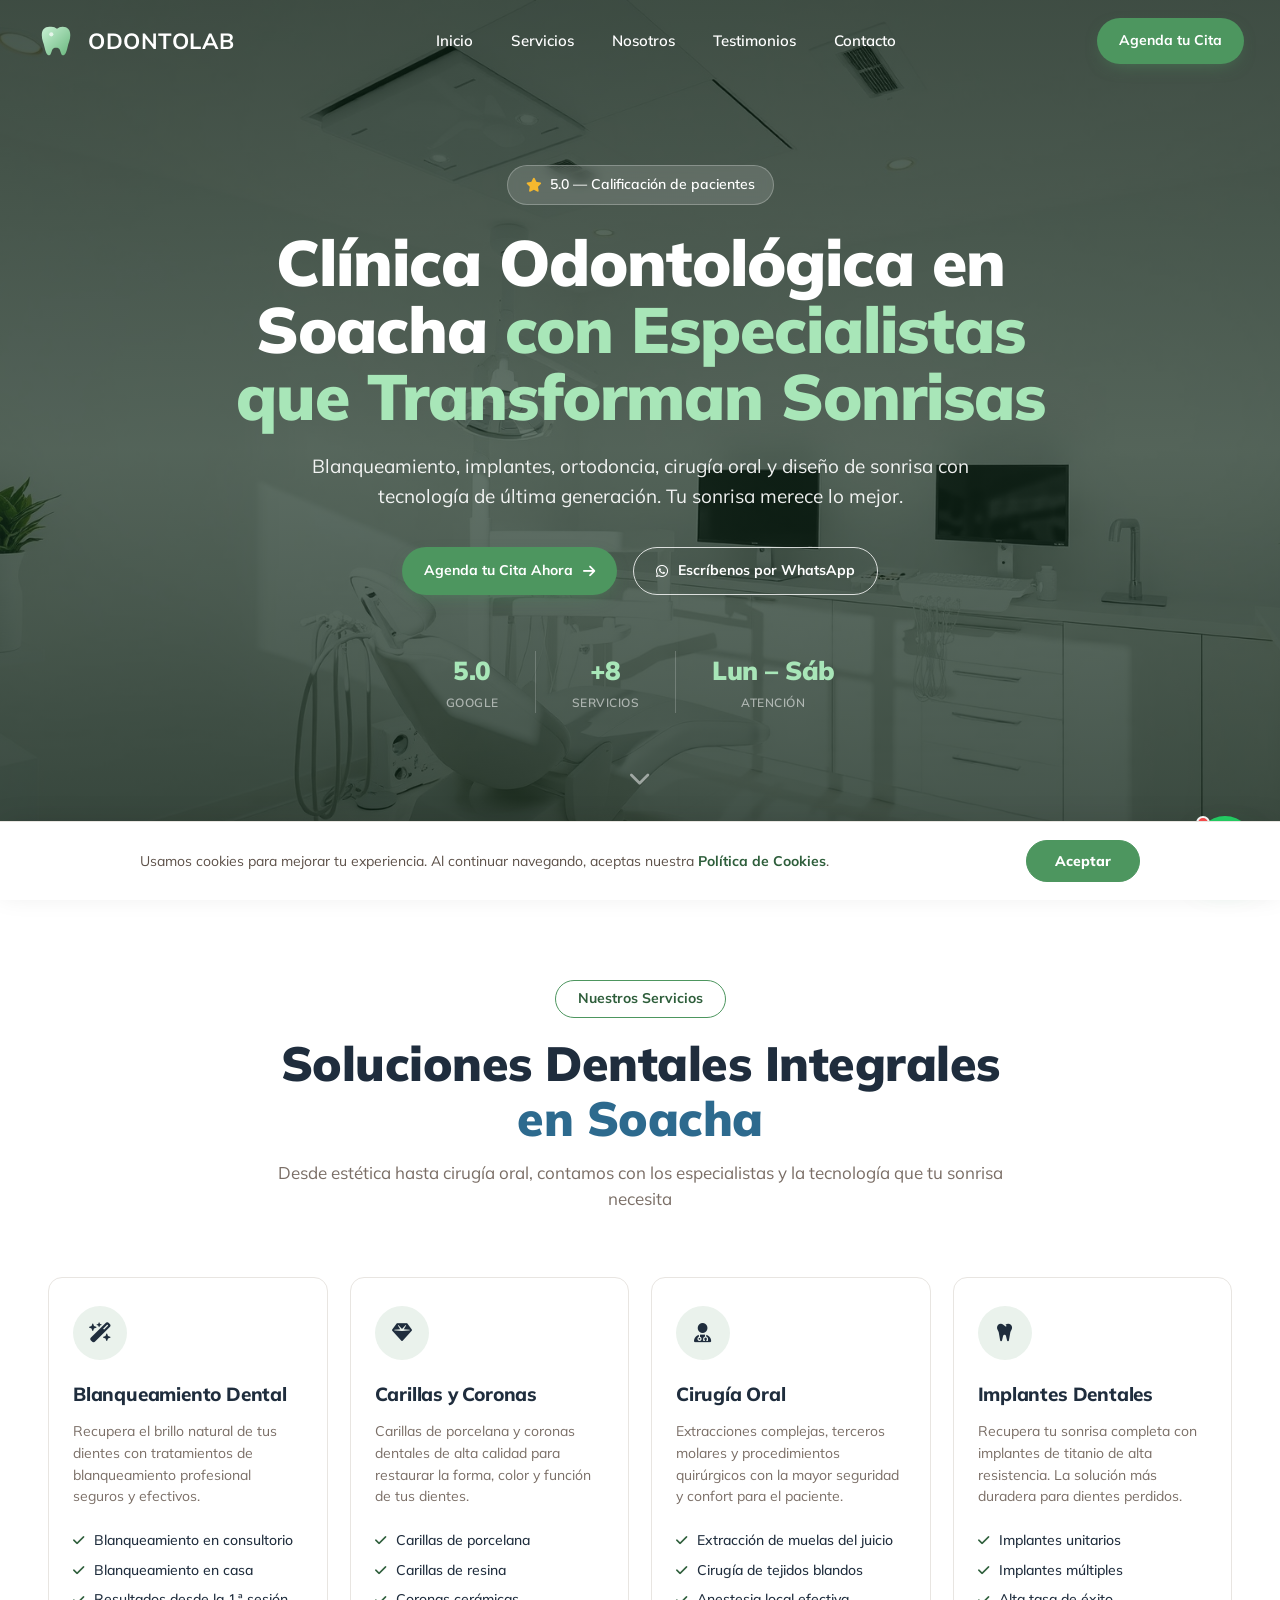
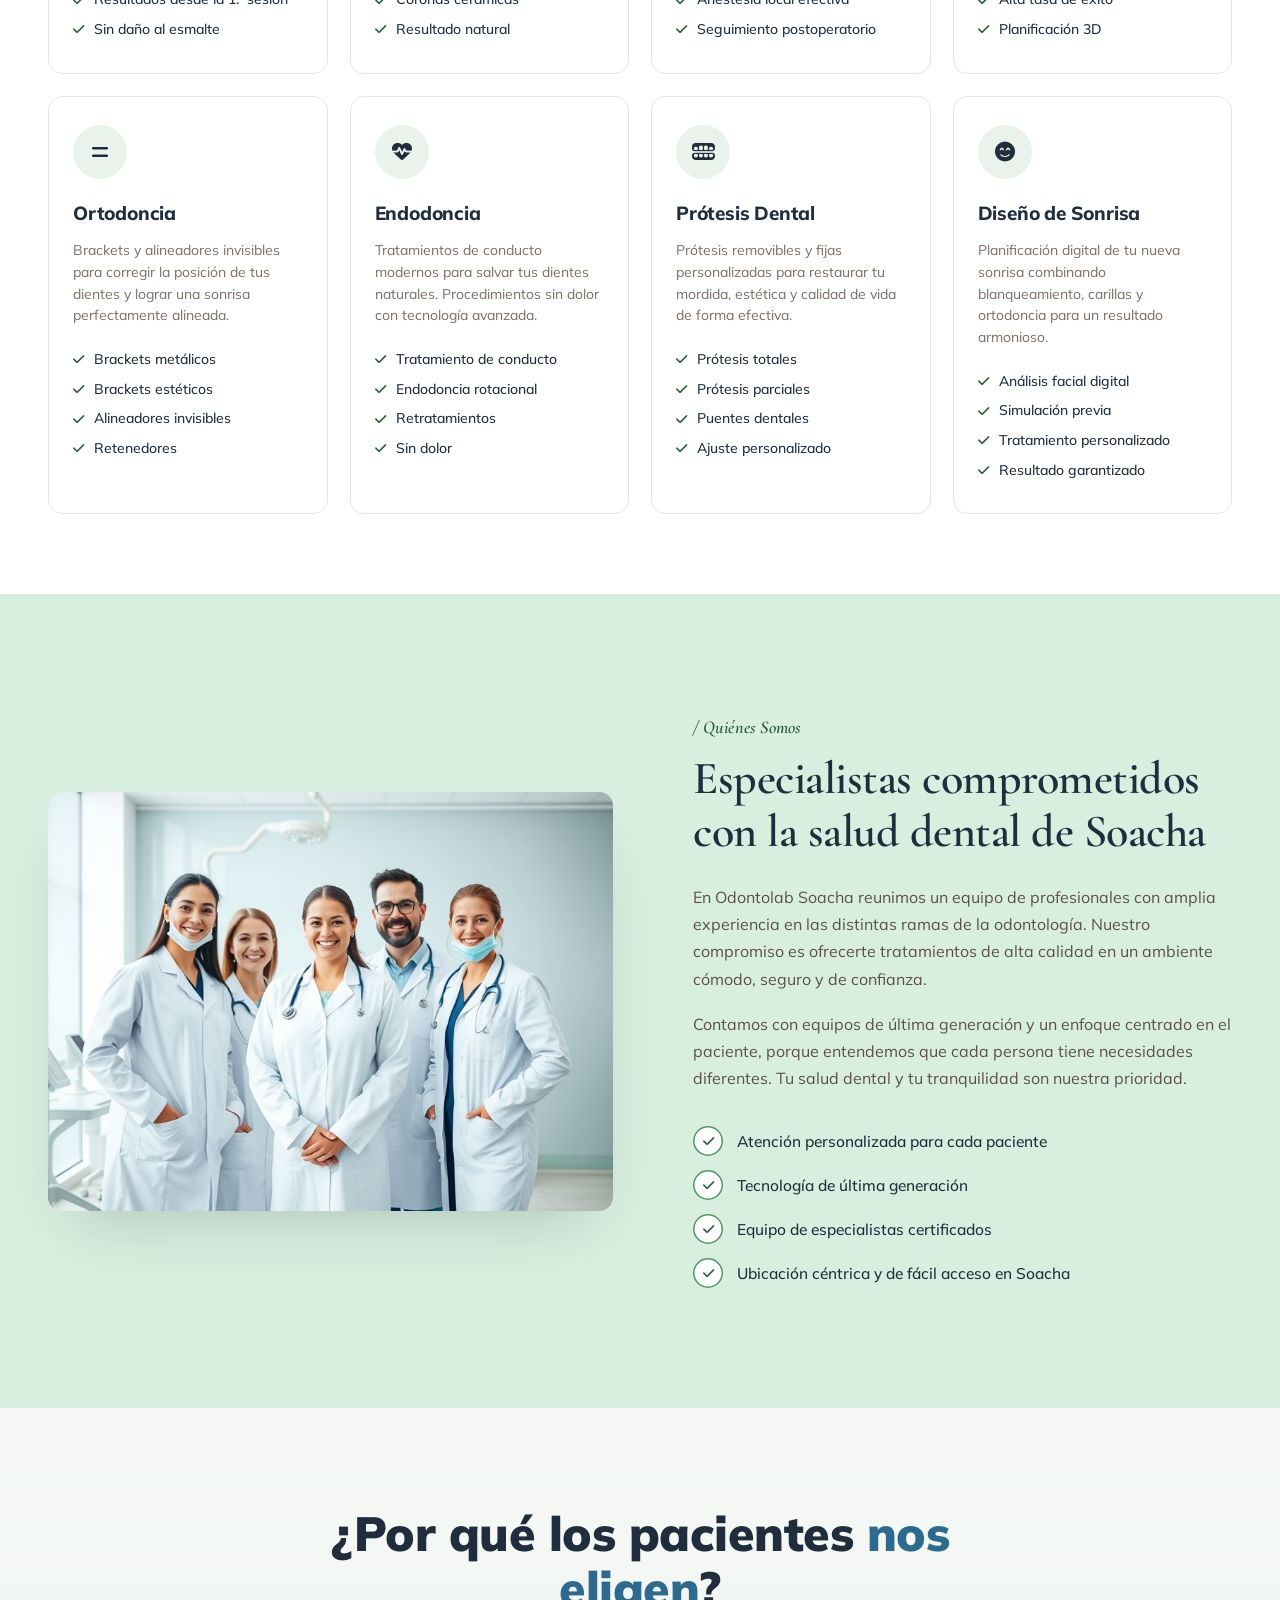
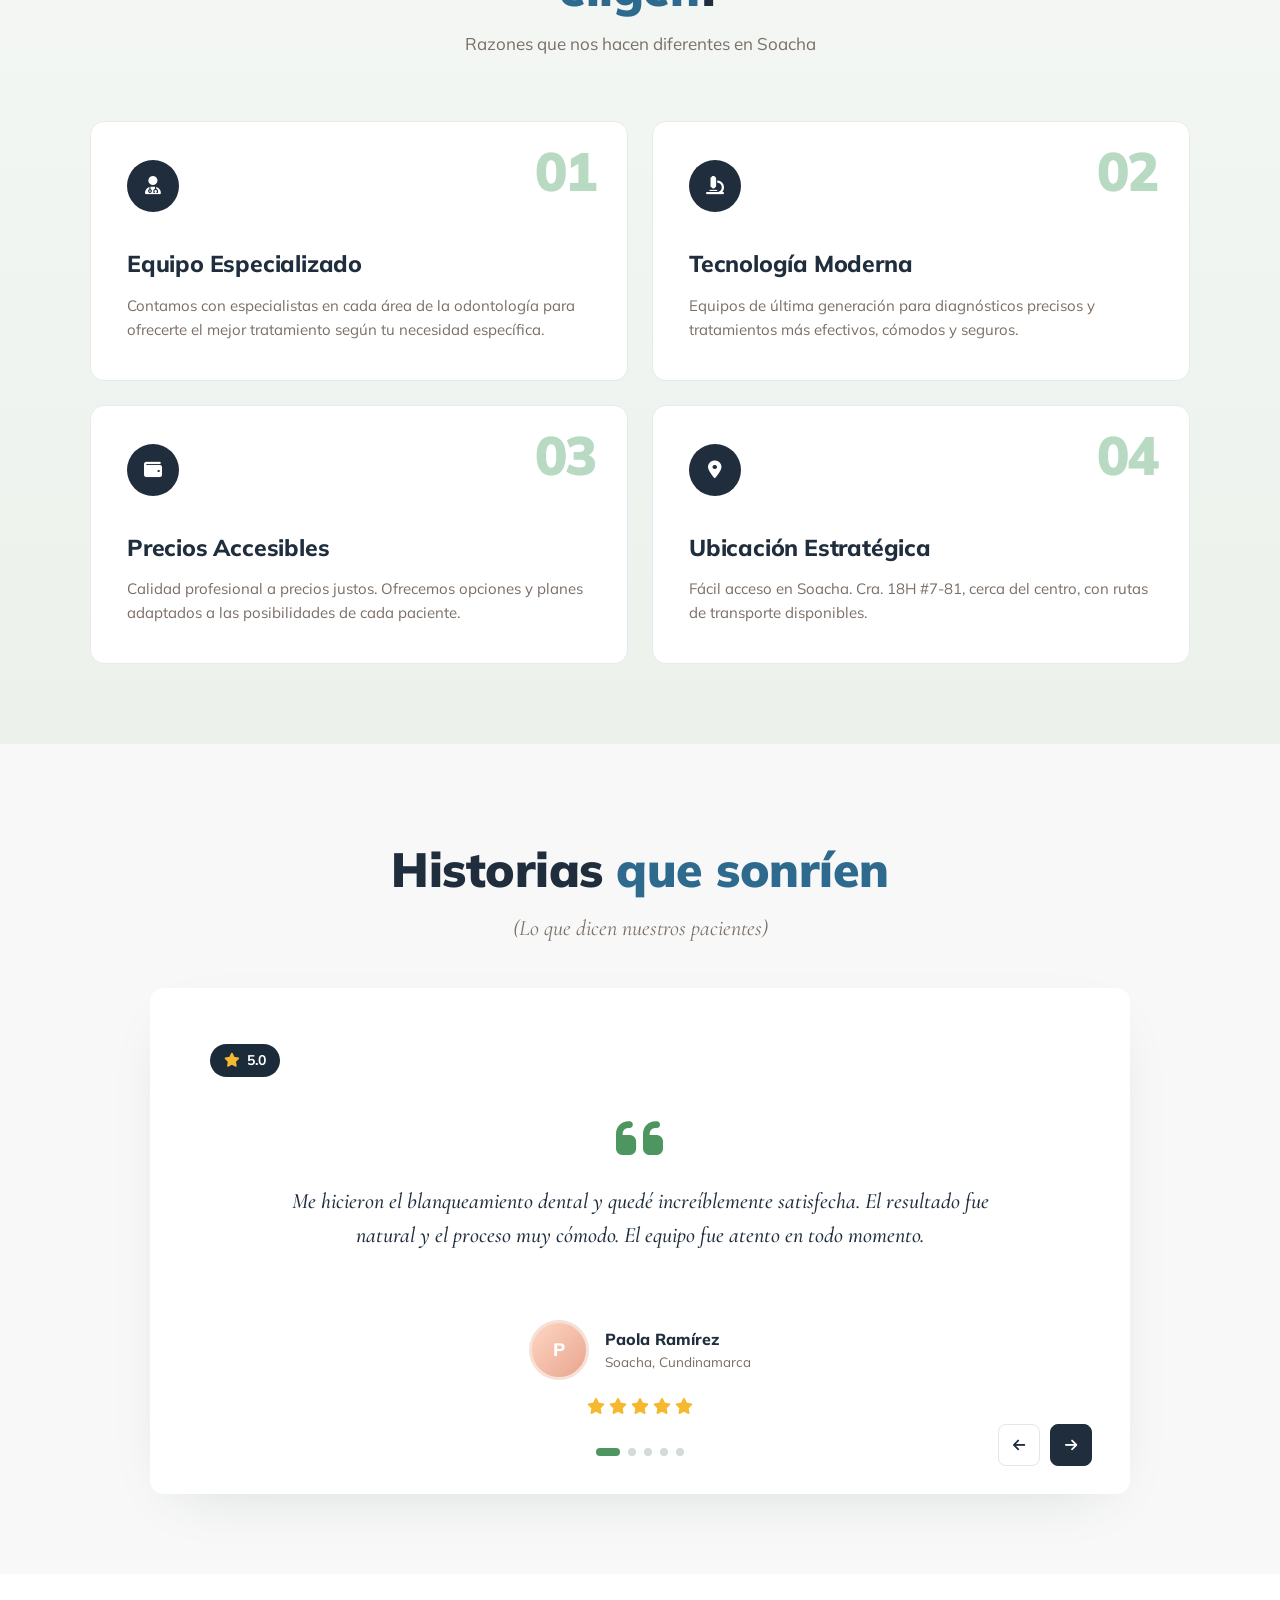
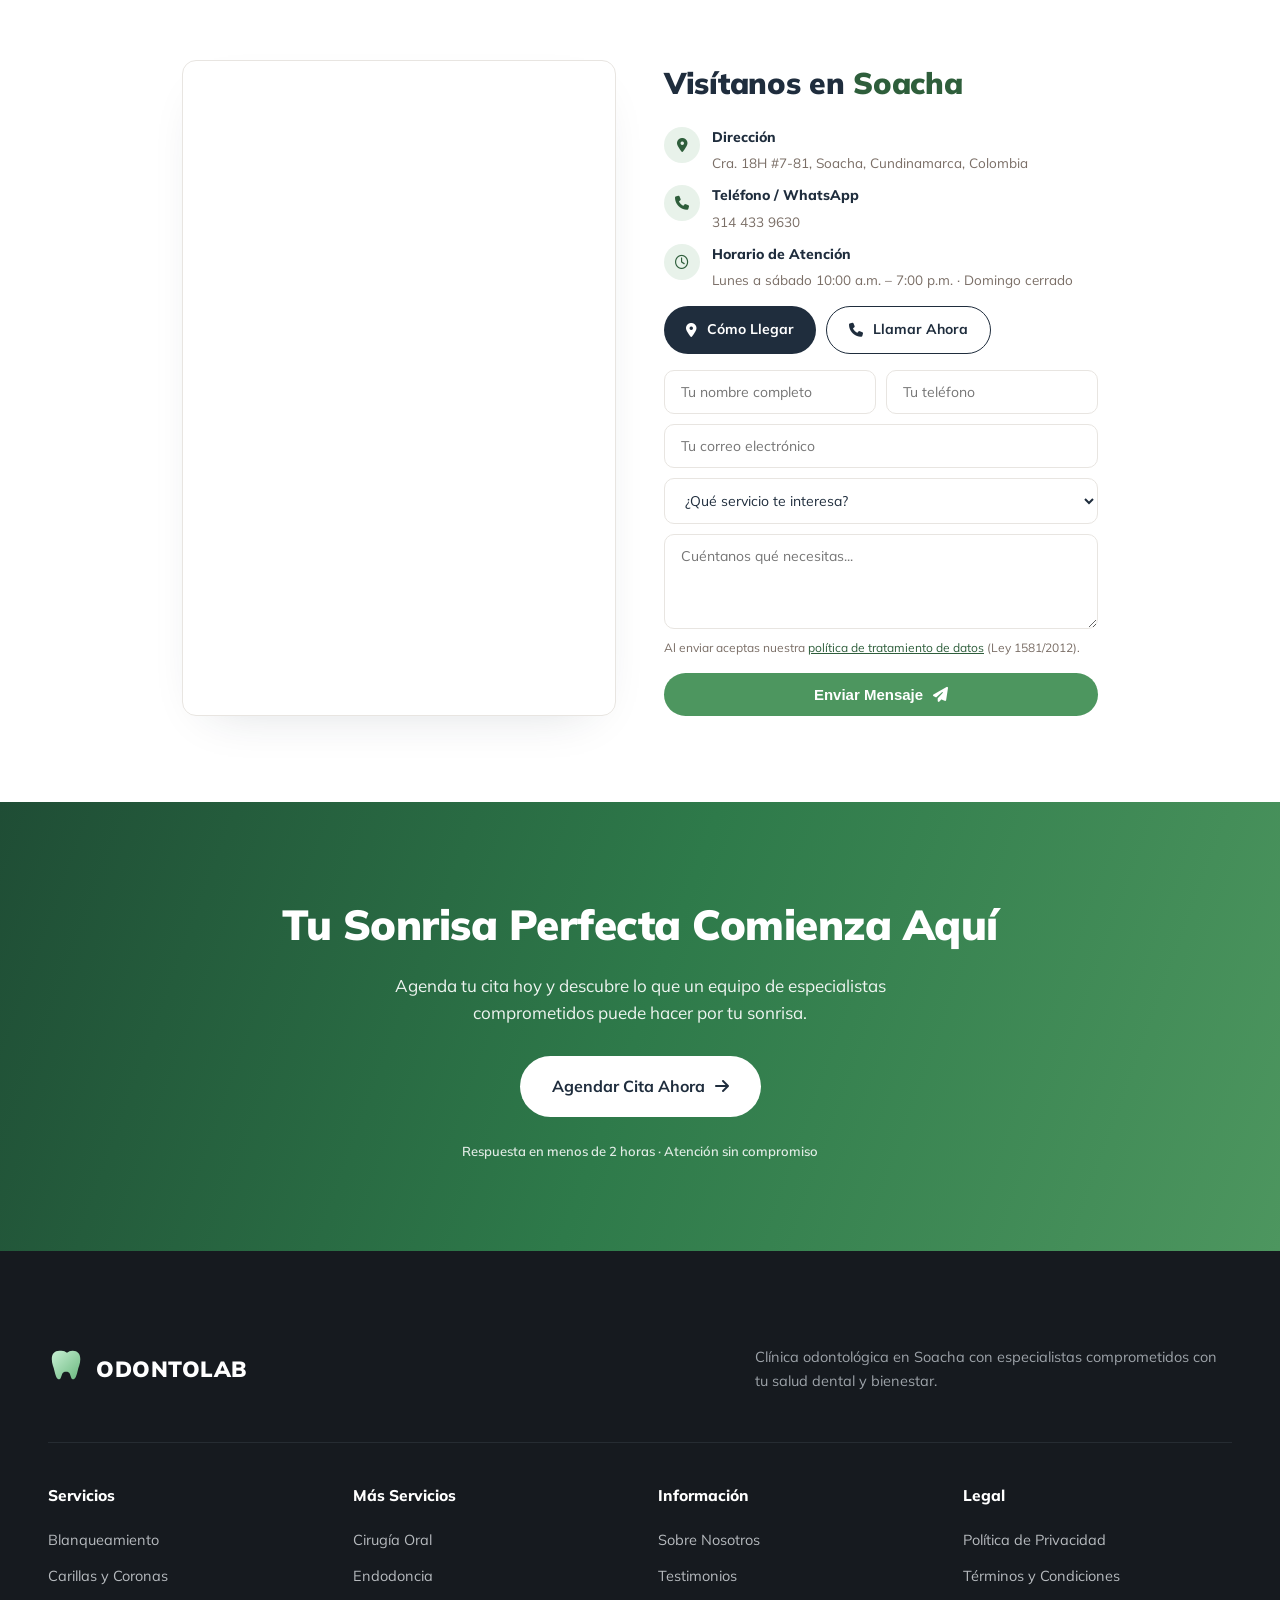
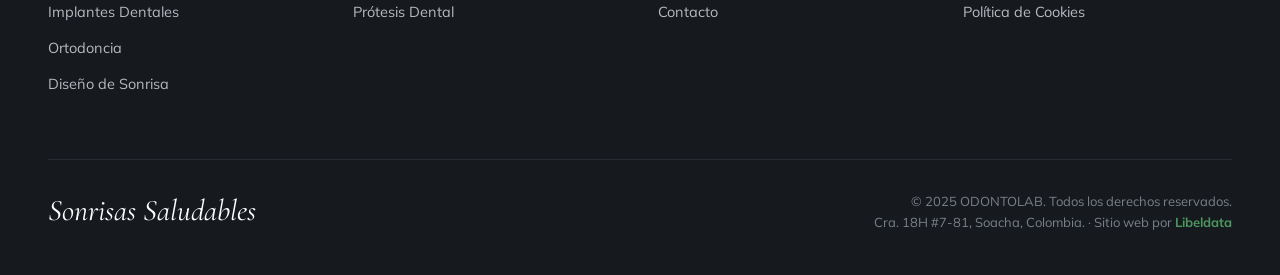
<file: index.html>
<!DOCTYPE html>
<html lang="es">
<head>
<meta charset="UTF-8" />
<meta name="viewport" content="width=device-width, initial-scale=1.0" />
<title>ODONTOLAB SOACHA — Clínica Odontológica en Soacha</title>

<!-- ═══ SEO BÁSICO ═══ -->
<meta name="description" content="Clínica odontológica en Soacha con tecnología moderna y atención personalizada. Blanqueamiento, implantes, ortodoncia, cirugía oral, diseño de sonrisa y más. Agenda tu cita hoy."/>
<meta name="keywords" content="clínica odontológica Soacha, dentista Soacha, implantes Soacha, ortodoncia Soacha, blanqueamiento dental Soacha, Odontolab Soacha, odontología Cundinamarca"/>
<meta name="author" content="Odontolab Soacha"/>
<meta name="robots" content="index, follow"/>
<link rel="canonical" href="https://demo-odontolab.netlify.app/"/>

<!-- ═══ OPEN GRAPH ═══ -->
<meta property="og:type" content="website"/>
<meta property="og:url" content="https://demo-odontolab.netlify.app/"/>
<meta property="og:title" content="Odontolab Soacha — Clínica Odontológica en Soacha"/>
<meta property="og:description" content="Transformamos tu sonrisa con tecnología de punta y un equipo especializado. Implantes, ortodoncia, diseño de sonrisa y más en Soacha."/>
<meta property="og:image" content="https://demo-odontolab.netlify.app/img/hero.jpg"/>
<meta property="og:image:width" content="1200"/>
<meta property="og:image:height" content="630"/>
<meta property="og:locale" content="es_CO"/>
<meta property="og:site_name" content="Odontolab Soacha"/>

<!-- ═══ TWITTER/X CARD ═══ -->
<meta name="twitter:card" content="summary_large_image"/>
<meta name="twitter:title" content="Odontolab Soacha — Clínica Odontológica en Soacha"/>
<meta name="twitter:description" content="Transformamos tu sonrisa con tecnología de punta y atención especializada en Soacha."/>
<meta name="twitter:image" content="https://demo-odontolab.netlify.app/img/hero.jpg"/>

<!-- ═══ GEO (SEO local) ═══ -->
<meta name="geo.region" content="CO-CUN"/>
<meta name="geo.placename" content="Soacha, Cundinamarca, Colombia"/>
<meta name="geo.position" content="4.5792;-74.2158"/>
<meta name="ICBM" content="4.5792, -74.2158"/>

<!-- Favicon verde Odontolab -->
<link rel="icon" type="image/svg+xml" href="data:image/svg+xml,<svg xmlns='http://www.w3.org/2000/svg' viewBox='0 0 40 40'><rect width='40' height='40' rx='8' fill='%234d965f'/><path d='M12 5 C 7 5, 4 8, 4 14 C 4 19, 6 22, 7 27 C 8 31, 9 35, 12 35 C 14 35, 14 30, 16 28 C 17 27, 18 27, 19 27 C 20 27, 21 27, 22 28 C 24 30, 24 35, 26 35 C 29 35, 30 31, 31 27 C 32 22, 34 19, 34 14 C 34 8, 31 5, 26 5 C 23 5, 22 6, 20 7 C 18 6, 17 5, 14 5 Z' fill='white'/></svg>"/>
<link rel="shortcut icon" href="favicon.png"/>

<link rel="preconnect" href="https://fonts.googleapis.com">
<link rel="preconnect" href="https://fonts.gstatic.com" crossorigin>
<link href="https://fonts.googleapis.com/css2?family=Mulish:wght@400;500;600;700;800;900&family=Cormorant+Garamond:ital,wght@0,500;0,600;1,400;1,500;1,600&display=swap" rel="stylesheet">
<link rel="stylesheet" href="https://cdnjs.cloudflare.com/ajax/libs/font-awesome/6.5.0/css/all.min.css">
<link rel="stylesheet" href="css/main.css"/>
</head>
<body>

<!-- LOGO SVG gradient (reutilizado) -->
<svg width="0" height="0" style="position:absolute;overflow:hidden" aria-hidden="true">
  <defs>
    <linearGradient id="toothGrad" x1="0%" y1="0%" x2="100%" y2="100%">
      <stop offset="0%" stop-color="#c8f0d4"/>
      <stop offset="100%" stop-color="#6ab87e"/>
    </linearGradient>
  </defs>
</svg>

<!-- ============ NAV ============ -->
<header class="nav">
  <div class="nav-inner">
    <a class="logo" href="#inicio">
      <span class="mark">
        <svg width="38" height="38" viewBox="0 0 40 40">
          <path d="M12 5 C 7 5, 4 8, 4 14 C 4 19, 6 22, 7 27 C 8 31, 9 35, 12 35 C 14 35, 14 30, 16 28 C 17 27, 18 27, 19 27 C 20 27, 21 27, 22 28 C 24 30, 24 35, 26 35 C 29 35, 30 31, 31 27 C 32 22, 34 19, 34 14 C 34 8, 31 5, 26 5 C 23 5, 22 6, 20 7 C 18 6, 17 5, 14 5 Z"
            fill="url(#toothGrad)"/>
          <circle cx="14" cy="13" r="2.2" fill="white" opacity=".7"/>
        </svg>
      </span>
      <span><strong>ODONTOLAB</strong></span>
    </a>
    <nav>
      <ul class="nav-links">
        <li><a href="#inicio">Inicio</a></li>
        <li><a href="#servicios">Servicios</a></li>
        <li><a href="#nosotros">Nosotros</a></li>
        <li><a href="#testimonios">Testimonios</a></li>
        <li><a href="#contacto">Contacto</a></li>
      </ul>
    </nav>
    <a href="#contacto" class="btn btn-teal nav-cta-btn">Agenda tu Cita</a>
    <button class="menu-btn" id="menuBtn" aria-label="Menú">
      <span></span><span></span><span></span>
    </button>
  </div>
  <div class="mobile-menu" id="mobileMenu">
    <a href="#inicio"      onclick="closeMobile()">Inicio</a>
    <a href="#servicios"   onclick="closeMobile()">Servicios</a>
    <a href="#nosotros"    onclick="closeMobile()">Nosotros</a>
    <a href="#testimonios" onclick="closeMobile()">Testimonios</a>
    <a href="#contacto"    onclick="closeMobile()">Contacto</a>
    <a href="#contacto" class="btn-mobile-cta" onclick="closeMobile()">Agenda tu Cita</a>
  </div>
</header>

<!-- ============ HERO ============ -->
<section id="inicio" class="hero" style="padding:0">
  <div class="hero-bg"></div>
  <div class="hero-overlay"></div>
  <div class="hero-content">
    <span class="badge"><i class="fa-solid fa-star star"></i> 5.0 — Calificación de pacientes</span>
    <h1>Clínica Odontológica en Soacha <span class="accent">con Especialistas que Transforman Sonrisas</span></h1>
    <p class="lede">Blanqueamiento, implantes, ortodoncia, cirugía oral y diseño de sonrisa con tecnología de última generación. Tu sonrisa merece lo mejor.</p>
    <div class="hero-ctas">
      <a href="#contacto" class="btn btn-teal">Agenda tu Cita Ahora <i class="fa-solid fa-arrow-right"></i></a>
      <a href="https://wa.me/573144339630" target="_blank" class="btn btn-outline-white"><i class="fa-brands fa-whatsapp"></i> Escríbenos por WhatsApp</a>
    </div>
    <div class="hero-stats">
      <div class="hero-stat"><span class="val">5.0</span><span class="lbl">Google</span></div>
      <div class="hero-stat"><span class="val">+8</span><span class="lbl">Servicios</span></div>
      <div class="hero-stat"><span class="val">Lun &ndash; Sáb</span><span class="lbl">Atención</span></div>
    </div>
    <a href="#servicios" id="hero-arrow" style="
      display:inline-block;margin-top:48px;color:rgba(255,255,255,.5);
      font-size:22px;text-decoration:none;
      animation:heroBounce 1.8s ease-in-out infinite;
      transition:color .2s;
    " aria-label="Ver servicios">
      <i class="fa-solid fa-chevron-down"></i>
    </a>
  </div>
</section>

<!-- ============ SERVICIOS ============ -->
<section id="servicios">
  <div class="container">
    <div class="section-head reveal">
      <span class="pill">Nuestros Servicios</span>
      <h2 class="h2">Soluciones Dentales Integrales <span class="accent-blue">en Soacha</span></h2>
      <p>Desde estética hasta cirugía oral, contamos con los especialistas y la tecnología que tu sonrisa necesita</p>
    </div>

    <div class="services-grid">
      <div class="service-card reveal reveal-d1" id="svc-blanqueamiento">
        <div class="icon-bubble"><i class="fa-solid fa-wand-magic-sparkles"></i></div>
        <h3>Blanqueamiento Dental</h3>
        <p>Recupera el brillo natural de tus dientes con tratamientos de blanqueamiento profesional seguros y efectivos.</p>
        <ul class="feat-list">
          <li><i class="fa-solid fa-check"></i> Blanqueamiento en consultorio</li>
          <li><i class="fa-solid fa-check"></i> Blanqueamiento en casa</li>
          <li><i class="fa-solid fa-check"></i> Resultados desde la 1.ª sesión</li>
          <li><i class="fa-solid fa-check"></i> Sin daño al esmalte</li>
        </ul>
      </div>

      <div class="service-card reveal reveal-d2" id="svc-carillas">
        <div class="icon-bubble"><i class="fa-solid fa-gem"></i></div>
        <h3>Carillas y Coronas</h3>
        <p>Carillas de porcelana y coronas dentales de alta calidad para restaurar la forma, color y función de tus dientes.</p>
        <ul class="feat-list">
          <li><i class="fa-solid fa-check"></i> Carillas de porcelana</li>
          <li><i class="fa-solid fa-check"></i> Carillas de resina</li>
          <li><i class="fa-solid fa-check"></i> Coronas cerámicas</li>
          <li><i class="fa-solid fa-check"></i> Resultado natural</li>
        </ul>
      </div>

      <div class="service-card reveal reveal-d3" id="svc-cirugia">
        <div class="icon-bubble"><i class="fa-solid fa-user-doctor"></i></div>
        <h3>Cirugía Oral</h3>
        <p>Extracciones complejas, terceros molares y procedimientos quirúrgicos con la mayor seguridad y confort para el paciente.</p>
        <ul class="feat-list">
          <li><i class="fa-solid fa-check"></i> Extracción de muelas del juicio</li>
          <li><i class="fa-solid fa-check"></i> Cirugía de tejidos blandos</li>
          <li><i class="fa-solid fa-check"></i> Anestesia local efectiva</li>
          <li><i class="fa-solid fa-check"></i> Seguimiento postoperatorio</li>
        </ul>
      </div>

      <div class="service-card reveal reveal-d4" id="svc-implantes">
        <div class="icon-bubble"><i class="fa-solid fa-tooth"></i></div>
        <h3>Implantes Dentales</h3>
        <p>Recupera tu sonrisa completa con implantes de titanio de alta resistencia. La solución más duradera para dientes perdidos.</p>
        <ul class="feat-list">
          <li><i class="fa-solid fa-check"></i> Implantes unitarios</li>
          <li><i class="fa-solid fa-check"></i> Implantes múltiples</li>
          <li><i class="fa-solid fa-check"></i> Alta tasa de éxito</li>
          <li><i class="fa-solid fa-check"></i> Planificación 3D</li>
        </ul>
      </div>

      <div class="service-card reveal reveal-d1" id="svc-ortodoncia">
        <div class="icon-bubble"><i class="fa-solid fa-equals"></i></div>
        <h3>Ortodoncia</h3>
        <p>Brackets y alineadores invisibles para corregir la posición de tus dientes y lograr una sonrisa perfectamente alineada.</p>
        <ul class="feat-list">
          <li><i class="fa-solid fa-check"></i> Brackets metálicos</li>
          <li><i class="fa-solid fa-check"></i> Brackets estéticos</li>
          <li><i class="fa-solid fa-check"></i> Alineadores invisibles</li>
          <li><i class="fa-solid fa-check"></i> Retenedores</li>
        </ul>
      </div>

      <div class="service-card reveal reveal-d2" id="svc-endodoncia">
        <div class="icon-bubble"><i class="fa-solid fa-heart-pulse"></i></div>
        <h3>Endodoncia</h3>
        <p>Tratamientos de conducto modernos para salvar tus dientes naturales. Procedimientos sin dolor con tecnología avanzada.</p>
        <ul class="feat-list">
          <li><i class="fa-solid fa-check"></i> Tratamiento de conducto</li>
          <li><i class="fa-solid fa-check"></i> Endodoncia rotacional</li>
          <li><i class="fa-solid fa-check"></i> Retratamientos</li>
          <li><i class="fa-solid fa-check"></i> Sin dolor</li>
        </ul>
      </div>

      <div class="service-card reveal reveal-d3" id="svc-protesis">
        <div class="icon-bubble"><i class="fa-solid fa-teeth-open"></i></div>
        <h3>Prótesis Dental</h3>
        <p>Prótesis removibles y fijas personalizadas para restaurar tu mordida, estética y calidad de vida de forma efectiva.</p>
        <ul class="feat-list">
          <li><i class="fa-solid fa-check"></i> Prótesis totales</li>
          <li><i class="fa-solid fa-check"></i> Prótesis parciales</li>
          <li><i class="fa-solid fa-check"></i> Puentes dentales</li>
          <li><i class="fa-solid fa-check"></i> Ajuste personalizado</li>
        </ul>
      </div>

      <div class="service-card reveal reveal-d4" id="svc-diseno">
        <div class="icon-bubble"><i class="fa-solid fa-face-smile-beam"></i></div>
        <h3>Diseño de Sonrisa</h3>
        <p>Planificación digital de tu nueva sonrisa combinando blanqueamiento, carillas y ortodoncia para un resultado armonioso.</p>
        <ul class="feat-list">
          <li><i class="fa-solid fa-check"></i> Análisis facial digital</li>
          <li><i class="fa-solid fa-check"></i> Simulación previa</li>
          <li><i class="fa-solid fa-check"></i> Tratamiento personalizado</li>
          <li><i class="fa-solid fa-check"></i> Resultado garantizado</li>
        </ul>
      </div>
    </div>
  </div>
</section>

<!-- ============ NOSOTROS ============ -->
<section id="nosotros" class="nosotros">
  <div class="container">
    <div class="nosotros-grid reveal">
      <div>
        <img src="img/equipo.jpg" alt="Equipo Odontolab Soacha" />
      </div>
      <div>
        <span class="small-eyebrow">/ Quiénes Somos</span>
        <h2>Especialistas comprometidos con la salud dental de Soacha</h2>
        <p>En Odontolab Soacha reunimos un equipo de profesionales con amplia experiencia en las distintas ramas de la odontología. Nuestro compromiso es ofrecerte tratamientos de alta calidad en un ambiente cómodo, seguro y de confianza.</p>
        <p>Contamos con equipos de última generación y un enfoque centrado en el paciente, porque entendemos que cada persona tiene necesidades diferentes. Tu salud dental y tu tranquilidad son nuestra prioridad.</p>
        <ul class="check-list">
          <li><span class="ck"><i class="fa-solid fa-check"></i></span> Atención personalizada para cada paciente</li>
          <li><span class="ck"><i class="fa-solid fa-check"></i></span> Tecnología de última generación</li>
          <li><span class="ck"><i class="fa-solid fa-check"></i></span> Equipo de especialistas certificados</li>
          <li><span class="ck"><i class="fa-solid fa-check"></i></span> Ubicación céntrica y de fácil acceso en Soacha</li>
        </ul>
      </div>
    </div>
  </div>
</section>

<!-- ============ POR QUÉ ============ -->
<section class="why">
  <div class="container">
    <div class="section-head reveal">
      <h2 class="h2">¿Por qué los pacientes <span class="accent-blue">nos eligen</span>?</h2>
      <p>Razones que nos hacen diferentes en Soacha</p>
    </div>

    <div class="why-grid">
      <div class="why-card reveal reveal-d1">
        <div class="num">01</div>
        <div class="ic"><i class="fa-solid fa-user-doctor"></i></div>
        <h3>Equipo Especializado</h3>
        <p>Contamos con especialistas en cada área de la odontología para ofrecerte el mejor tratamiento según tu necesidad específica.</p>
      </div>
      <div class="why-card reveal reveal-d2">
        <div class="num">02</div>
        <div class="ic"><i class="fa-solid fa-microscope"></i></div>
        <h3>Tecnología Moderna</h3>
        <p>Equipos de última generación para diagnósticos precisos y tratamientos más efectivos, cómodos y seguros.</p>
      </div>
      <div class="why-card reveal reveal-d3">
        <div class="num">03</div>
        <div class="ic"><i class="fa-solid fa-wallet"></i></div>
        <h3>Precios Accesibles</h3>
        <p>Calidad profesional a precios justos. Ofrecemos opciones y planes adaptados a las posibilidades de cada paciente.</p>
      </div>
      <div class="why-card reveal reveal-d4">
        <div class="num">04</div>
        <div class="ic"><i class="fa-solid fa-location-dot"></i></div>
        <h3>Ubicación Estratégica</h3>
        <p>Fácil acceso en Soacha. Cra. 18H #7-81, cerca del centro, con rutas de transporte disponibles.</p>
      </div>
    </div>
  </div>
</section>

<!-- ============ TESTIMONIOS ============ -->
<section id="testimonios" class="testimonios">
  <div class="container">
    <div class="section-head reveal">
      <h2 class="h2">Historias <span class="accent-blue">que sonríen</span></h2>
      <span class="test-eyebrow">(Lo que dicen nuestros pacientes)</span>
    </div>

    <div class="test-card" id="testCard">
      <span class="rating-pill"><i class="fa-solid fa-star star"></i> <span id="ratingNum">5.0</span></span>
      <div class="quote-mark"><i class="fa-solid fa-quote-left"></i></div>
      <p class="test-quote" id="testQuote">Me hicieron el blanqueamiento dental y quedé increíblemente satisfecha. El resultado fue natural y el proceso muy cómodo. El equipo fue atento en todo momento.</p>
      <div class="test-person">
        <div class="test-avatar" id="testAvatar">P</div>
        <div>
          <div class="test-name" id="testName">Paola Ramírez</div>
          <div class="test-loc" id="testLoc">Soacha, Cundinamarca</div>
        </div>
      </div>
      <div class="stars" id="testStars">
        <i class="fa-solid fa-star"></i><i class="fa-solid fa-star"></i><i class="fa-solid fa-star"></i><i class="fa-solid fa-star"></i><i class="fa-solid fa-star"></i>
      </div>

      <div class="test-dots" id="testDots"></div>
      <div class="test-controls">
        <button class="test-btn" id="prevBtn" aria-label="Anterior"><i class="fa-solid fa-arrow-left"></i></button>
        <button class="test-btn active" id="nextBtn" aria-label="Siguiente"><i class="fa-solid fa-arrow-right"></i></button>
      </div>
    </div>
  </div>
</section>

<!-- ============ CONTACTO ============ -->
<section id="contacto" class="contacto">
  <div class="container">
    <div class="contacto-grid reveal">
      <div class="map-col">
        <div class="map-wrap">
          <iframe
            src="https://www.google.com/maps/embed?pb=!1m18!1m12!1m3!1d3977.2!2d-74.2158!3d4.5710!2m3!1f0!2f0!3f0!3m2!1i1024!2i768!4f13.1!3m3!1m2!1s0x0%3A0x0!2sCra.+18H+%237-81+Soacha!5e0!3m2!1ses!2sco!4v1"
            loading="lazy" allowfullscreen referrerpolicy="no-referrer-when-downgrade"
            title="Mapa Odontolab Soacha"></iframe>
        </div>
      </div>
      <div>
        <h2>Visítanos en <span class="accent">Soacha</span></h2>

        <div class="info-row">
          <div class="info-ic"><i class="fa-solid fa-location-dot"></i></div>
          <div>
            <strong>Dirección</strong>
            <span>Cra. 18H #7-81, Soacha, Cundinamarca, Colombia</span>
          </div>
        </div>
        <div class="info-row">
          <div class="info-ic"><i class="fa-solid fa-phone"></i></div>
          <div>
            <strong>Teléfono / WhatsApp</strong>
            <span>314 433 9630</span>
          </div>
        </div>
        <div class="info-row">
          <div class="info-ic"><i class="fa-regular fa-clock"></i></div>
          <div>
            <strong>Horario de Atención</strong>
            <span>Lunes a sábado 10:00 a.m. – 7:00 p.m. · Domingo cerrado</span>
          </div>
        </div>

        <div class="ct-cta">
          <a href="https://www.google.com/maps/dir/?api=1&destination=Cra.+18H+%237-81,+Soacha,+Cundinamarca,+Colombia" target="_blank" class="btn btn-navy"><i class="fa-solid fa-location-dot"></i> Cómo Llegar</a>
          <a href="tel:+573144339630" target="_blank" class="btn btn-outline-navy"><i class="fa-solid fa-phone"></i> Llamar Ahora</a>
        </div>

        <form class="form-grid" action="https://formspree.io/f/XXXXXXXX" method="POST" onsubmit="return handleSubmit(event)">
          <input type="text" name="nombre" class="input" placeholder="Tu nombre completo" required />
          <input type="tel" name="telefono" class="input" placeholder="Tu teléfono" required />
          <input type="email" name="email" class="input full" placeholder="Tu correo electrónico" required />
          <select name="servicio" class="select full" required>
            <option value="">¿Qué servicio te interesa?</option>
            <option>Blanqueamiento dental</option>
            <option>Carillas y coronas</option>
            <option>Cirugía oral</option>
            <option>Implantes dentales</option>
            <option>Ortodoncia</option>
            <option>Endodoncia</option>
            <option>Prótesis dental</option>
            <option>Diseño de sonrisa</option>
          </select>
          <textarea name="mensaje" class="textarea full" placeholder="Cuéntanos qué necesitas..."></textarea>
          <p class="full" style="margin:0;font-size:12px;color:var(--muted);">Al enviar aceptas nuestra <a href="politica-privacidad.html" style="color:var(--teal-700);text-decoration:underline;">política de tratamiento de datos</a> (Ley 1581/2012).</p>
          <button type="submit" class="send-btn full">Enviar Mensaje <i class="fa-solid fa-paper-plane"></i></button>
        </form>
      </div>
    </div>
  </div>
</section>

<!-- ============ CTA BAND ============ -->
<section class="cta-band" style="padding:90px 24px">
  <div class="reveal">
    <h2>Tu Sonrisa Perfecta Comienza Aquí</h2>
    <p>Agenda tu cita hoy y descubre lo que un equipo de especialistas comprometidos puede hacer por tu sonrisa.</p>
    <a href="#contacto" class="btn btn-white">Agendar Cita Ahora <i class="fa-solid fa-arrow-right"></i></a>
    <div class="cta-meta">Respuesta en menos de 2 horas · Atención sin compromiso</div>
  </div>
</section>

<!-- ============ FOOTER ============ -->
<footer>
  <div class="container">
    <div class="ft-top">
      <div class="ft-logo">
        <span class="mark">
          <svg width="38" height="38" viewBox="0 0 40 40">
            <path d="M12 5 C 7 5, 4 8, 4 14 C 4 19, 6 22, 7 27 C 8 31, 9 35, 12 35 C 14 35, 14 30, 16 28 C 17 27, 18 27, 19 27 C 20 27, 21 27, 22 28 C 24 30, 24 35, 26 35 C 29 35, 30 31, 31 27 C 32 22, 34 19, 34 14 C 34 8, 31 5, 26 5 C 23 5, 22 6, 20 7 C 18 6, 17 5, 14 5 Z"
              fill="url(#toothGrad)"/>
          </svg>
        </span>
        <span class="name">ODONTOLAB</span>
      </div>
      <p class="ft-tag">Clínica odontológica en Soacha con especialistas comprometidos con tu salud dental y bienestar.</p>
    </div>

    <div class="ft-cols">
      <div>
        <h4>Servicios</h4>
        <ul>
          <li><a href="#svc-blanqueamiento">Blanqueamiento</a></li>
          <li><a href="#svc-carillas">Carillas y Coronas</a></li>
          <li><a href="#svc-implantes">Implantes Dentales</a></li>
          <li><a href="#svc-ortodoncia">Ortodoncia</a></li>
          <li><a href="#svc-diseno">Diseño de Sonrisa</a></li>
        </ul>
      </div>
      <div>
        <h4>Más Servicios</h4>
        <ul>
          <li><a href="#svc-cirugia">Cirugía Oral</a></li>
          <li><a href="#svc-endodoncia">Endodoncia</a></li>
          <li><a href="#svc-protesis">Prótesis Dental</a></li>
        </ul>
      </div>
      <div>
        <h4>Información</h4>
        <ul>
          <li><a href="#nosotros">Sobre Nosotros</a></li>
          <li><a href="#testimonios">Testimonios</a></li>
          <li><a href="#contacto">Contacto</a></li>
        </ul>
      </div>
      <div>
        <h4>Legal</h4>
        <ul>
          <li><a href="politica-privacidad.html">Política de Privacidad</a></li>
          <li><a href="terminos-condiciones.html">Términos y Condiciones</a></li>
          <li><a href="politica-privacidad.html#cookies">Política de Cookies</a></li>
        </ul>
      </div>
    </div>

    <div class="ft-bottom">
      <span class="ft-script">Sonrisas Saludables</span>
      <span class="ft-cr">© 2025 ODONTOLAB. Todos los derechos reservados.<br/>Cra. 18H #7-81, Soacha, Colombia. · Sitio web por <a href="#" class="libeldata-link" style="color:var(--teal);font-weight:700;">Libeldata</a></span>
    </div>
  </div>
</footer>

<!-- ============ SCROLL TO TOP ============ -->
<button id="scroll-top" aria-label="Volver arriba" style="
  position:fixed;bottom:26px;left:26px;z-index:40;
  width:46px;height:46px;border-radius:50%;
  background:rgba(31,45,61,.75);color:#fff;border:none;cursor:pointer;
  display:grid;place-items:center;font-size:18px;
  box-shadow:0 4px 16px rgba(0,0,0,.2);
  opacity:0;pointer-events:none;
  transition:opacity .3s, transform .3s, background .2s;
  backdrop-filter:blur(4px);
">
  <i class="fa-solid fa-chevron-up"></i>
</button>

<!-- WhatsApp FAB -->
<a class="wa-fab" href="https://wa.me/573144339630" target="_blank" aria-label="WhatsApp">
  <span class="badge-dot"></span>
  <i class="fa-brands fa-whatsapp"></i>
</a>

<script src="js/main.js"></script>

<!-- ============ COOKIE BANNER ============ -->
<div id="cookie-banner" style="
  position:fixed;bottom:0;left:0;right:0;z-index:999;
  background:#fff;border-top:1px solid #E8E5E1;
  padding:18px 24px;
  box-shadow:0 -4px 24px rgba(0,0,0,.08);
  font-family:'Mulish',sans-serif;font-size:14px;color:#5C5048;
  transform:translateY(100%);transition:transform .4s ease;
">
  <div style="max-width:1000px;margin:0 auto;display:flex;align-items:center;justify-content:space-between;gap:80px;">
    <p style="margin:0;line-height:1.5;">
      Usamos cookies para mejorar tu experiencia. Al continuar navegando, aceptas nuestra
      <a href="politica-privacidad.html#cookies" style="color:var(--teal-700);font-weight:700;text-decoration:none;transition:color .2s, text-decoration .2s;"
         onmouseover="this.style.color='#1F2D3D';this.style.textDecoration='underline';"
         onmouseout="this.style.color='#2e5e3b';this.style.textDecoration='none';"
      >Política de Cookies</a>.
    </p>
    <button id="cookie-accept">Aceptar</button>
  </div>
</div>

<script>
  (function(){
    var banner = document.getElementById('cookie-banner');
    if(!localStorage.getItem('cookiesOdontolab')){
      setTimeout(function(){ banner.style.transform = 'translateY(0)'; }, 800);
    }
    document.getElementById('cookie-accept').addEventListener('click', function(){
      localStorage.setItem('cookiesOdontolab','true');
      banner.style.transform = 'translateY(100%)';
    });
  })();

  function closeMobile(){
    document.getElementById('menuBtn').classList.remove('open');
    document.getElementById('mobileMenu').classList.remove('open');
  }
</script>

</body>
</html>
</file>
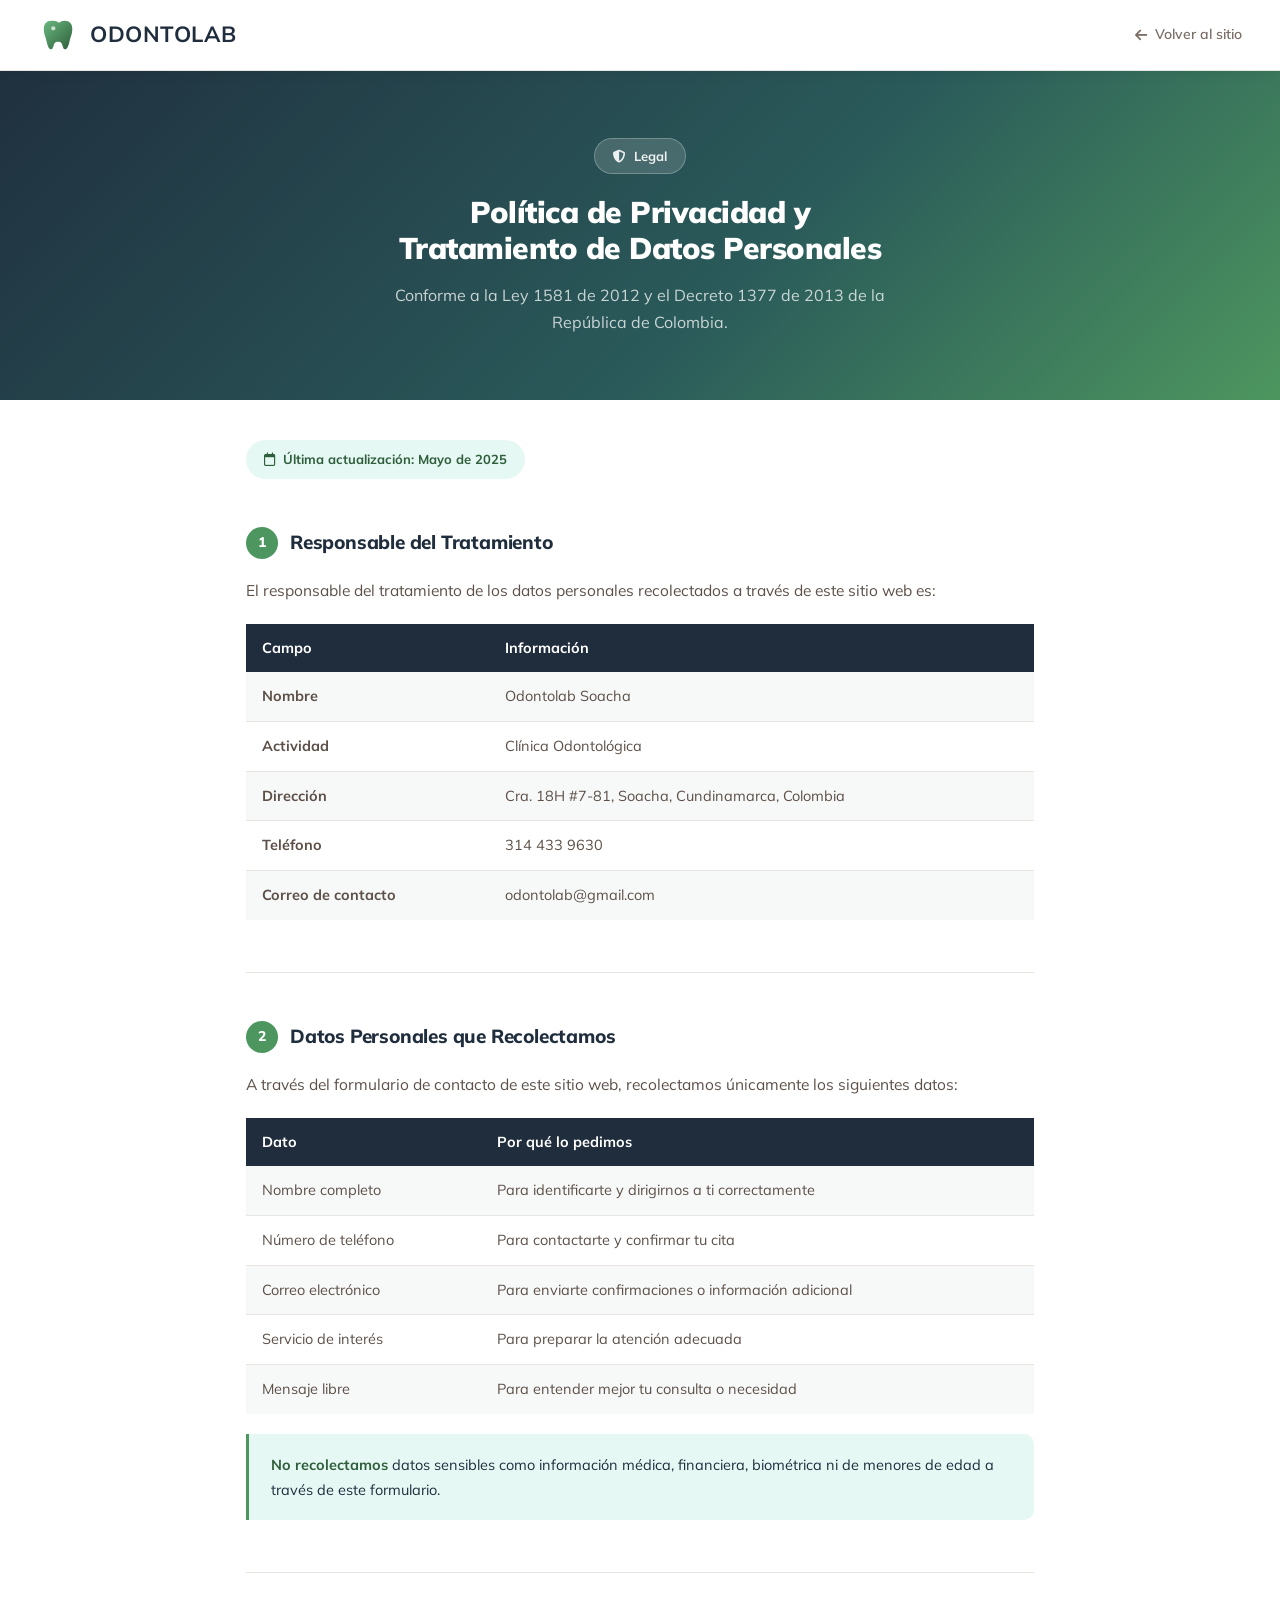
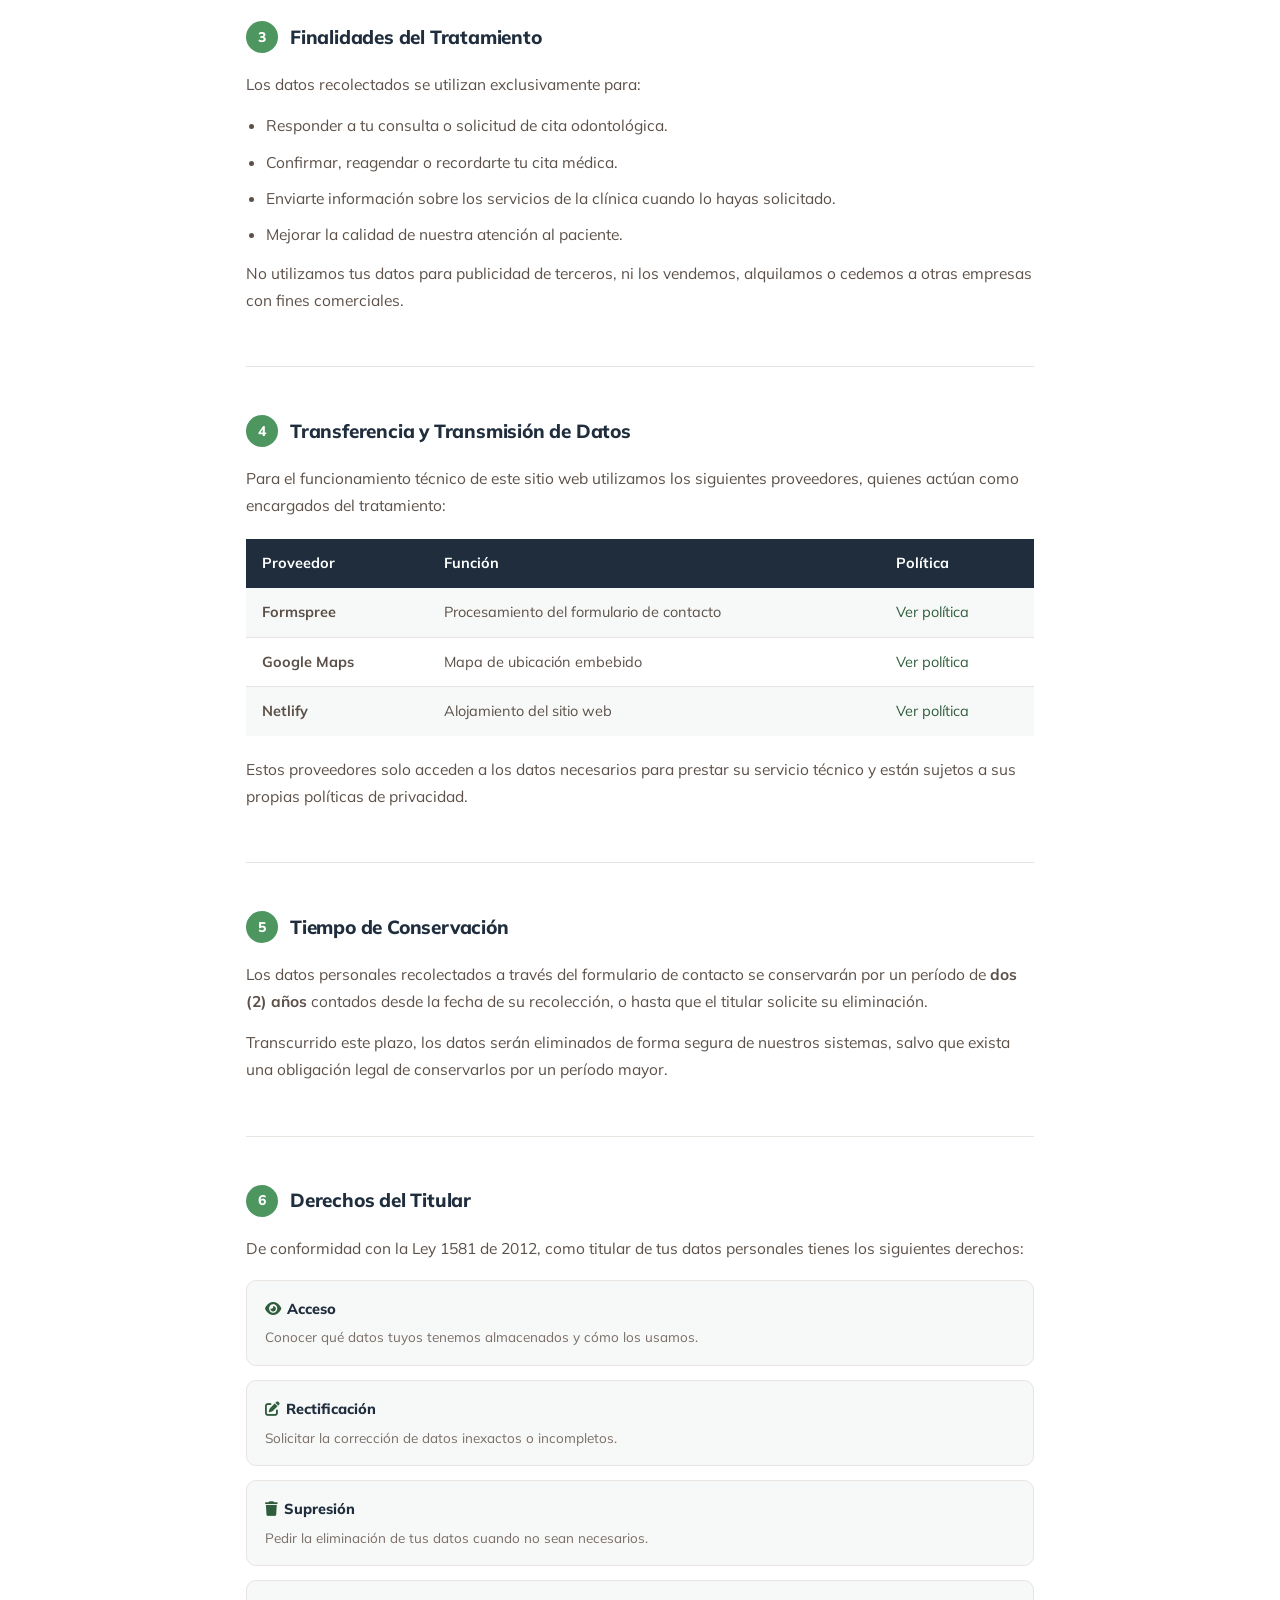
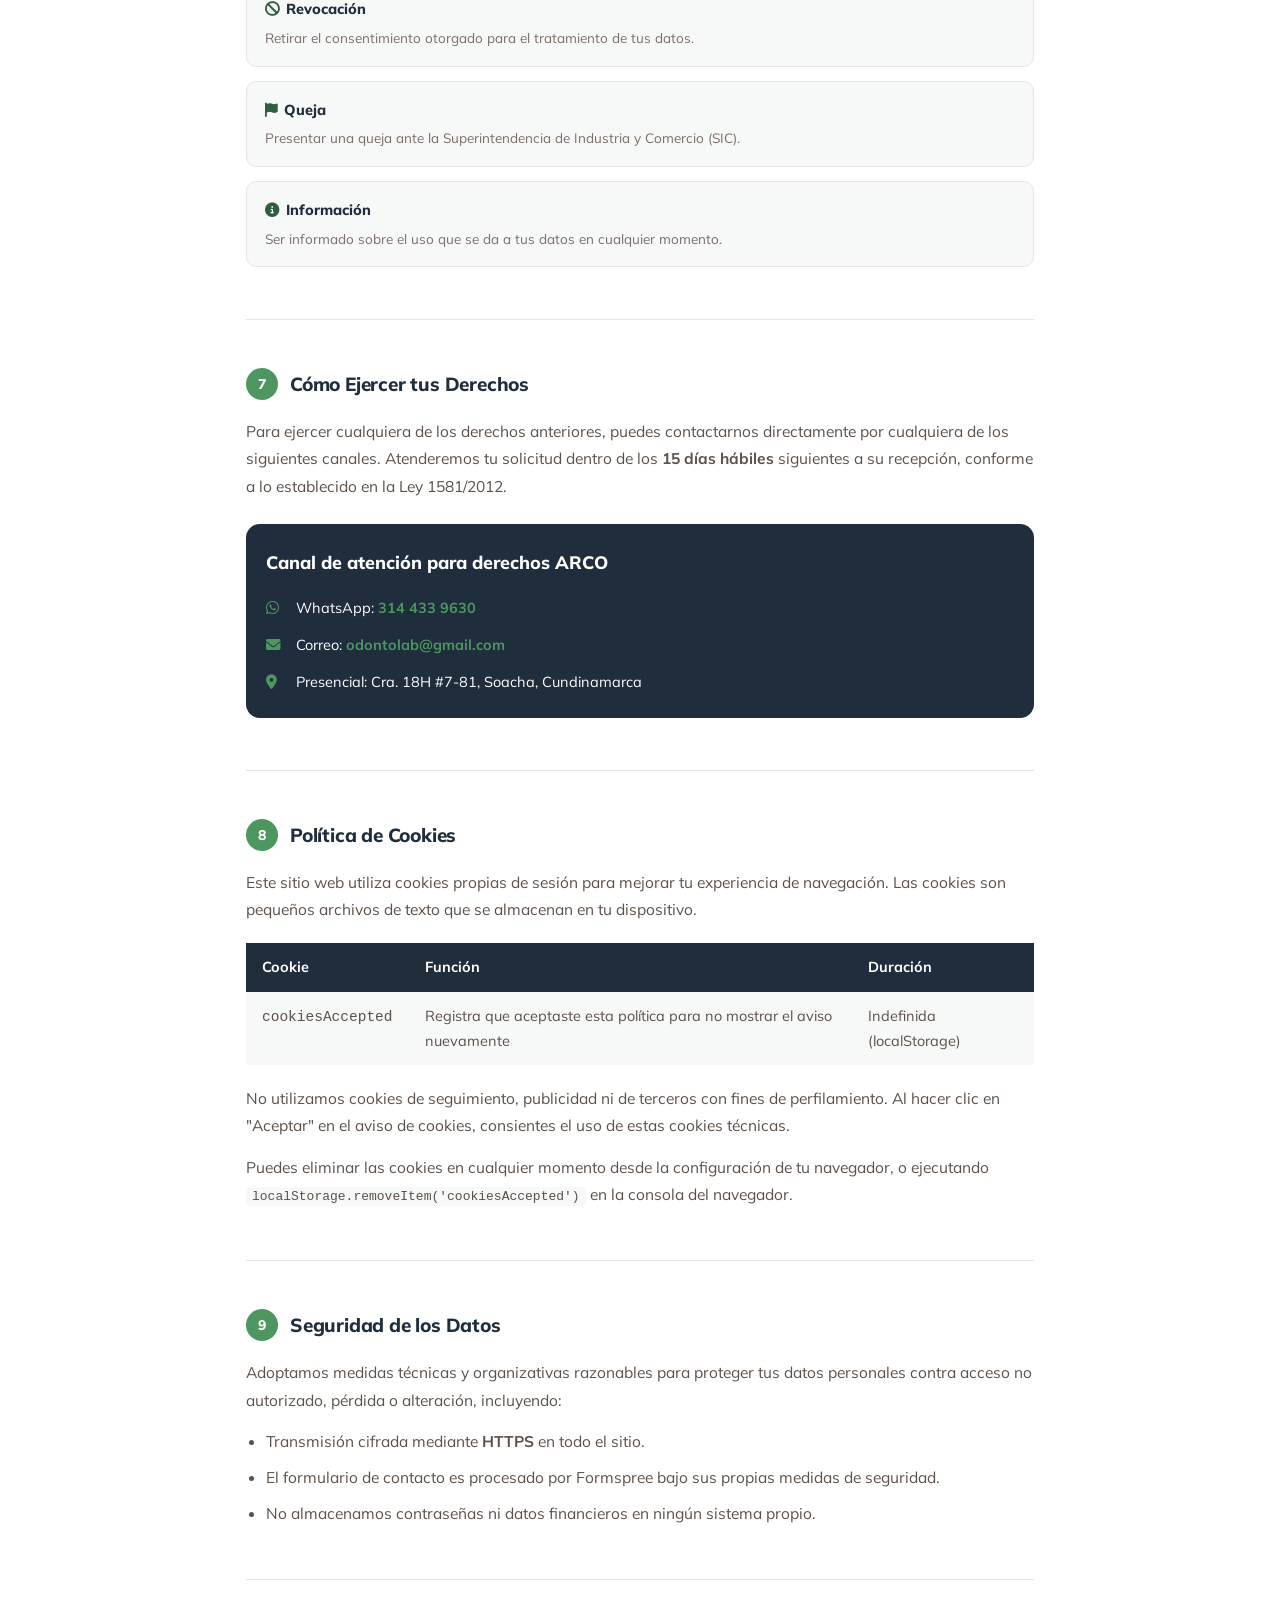
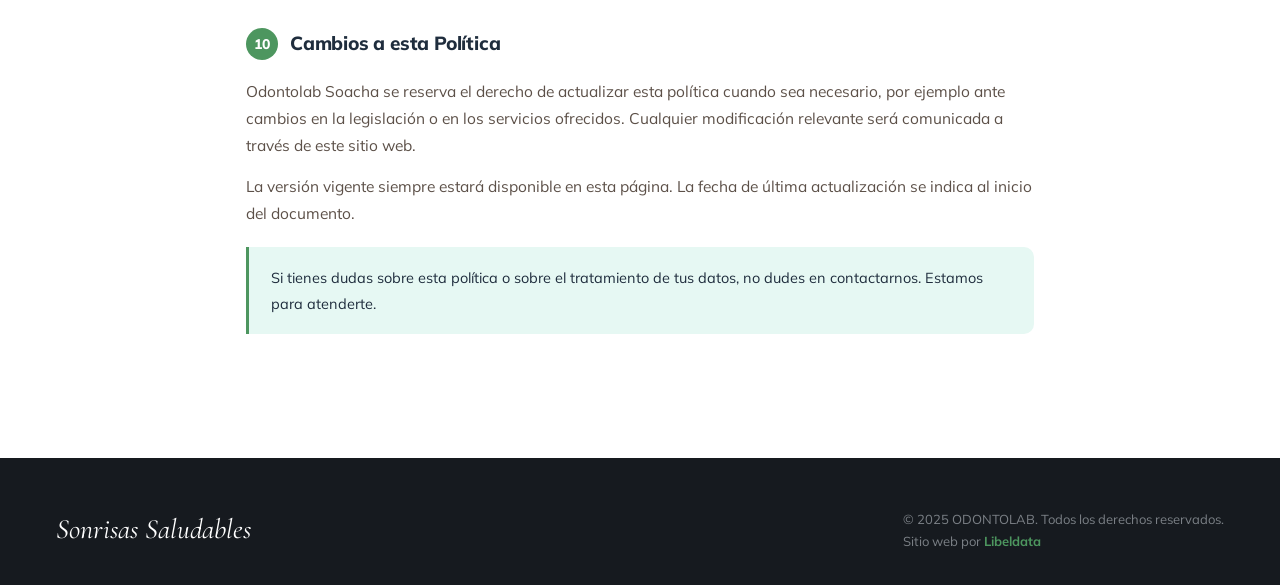
<file: politica-privacidad.html>
<!DOCTYPE html>
<html lang="es">
<head>
<meta charset="UTF-8"/>
<meta name="viewport" content="width=device-width, initial-scale=1.0"/>
<title>Política de Privacidad y Tratamiento de Datos — Odontolab Soacha</title>
<meta name="description" content="Política de tratamiento de datos personales de Odontolab Soacha conforme a la Ley 1581 de 2012."/>
<meta name="robots" content="noindex, follow"/>
<link rel="preconnect" href="https://fonts.googleapis.com">
<link rel="preconnect" href="https://fonts.gstatic.com" crossorigin>
<link href="https://fonts.googleapis.com/css2?family=Mulish:wght@400;500;600;700;800;900&family=Cormorant+Garamond:ital,wght@0,500;0,600;1,400;1,500&display=swap" rel="stylesheet">
<link rel="stylesheet" href="https://cdnjs.cloudflare.com/ajax/libs/font-awesome/6.5.0/css/all.min.css">
<link rel="icon" type="image/svg+xml" href="data:image/svg+xml,<svg xmlns='http://www.w3.org/2000/svg' viewBox='0 0 40 40'><rect width='40' height='40' rx='8' fill='%234d965f'/><path d='M12 5 C 7 5, 4 8, 4 14 C 4 19, 6 22, 7 27 C 8 31, 9 35, 12 35 C 14 35, 14 30, 16 28 C 17 27, 18 27, 19 27 C 20 27, 21 27, 22 28 C 24 30, 24 35, 26 35 C 29 35, 30 31, 31 27 C 32 22, 34 19, 34 14 C 34 8, 31 5, 26 5 C 23 5, 22 6, 20 7 C 18 6, 17 5, 14 5 Z' fill='white'/></svg>"/>
<style>
  :root{
    --teal:#4d965f;--teal-600:#3d7a4e;--teal-700:#2e5e3b;--teal-soft:#E6F8F3;
    --navy:#1F2D3D;--ink:#1B2B3A;--body:#5C5048;--muted:#7A6E66;
    --line:#E8E5E1;--bg:#FFFFFF;--bg-soft:#F7F8F8;
  }
  *{box-sizing:border-box;margin:0;padding:0}
  html{scroll-behavior:smooth;overflow-x:hidden;}
  body{font-family:'Mulish',sans-serif;color:var(--body);background:var(--bg);line-height:1.7;-webkit-font-smoothing:antialiased;overflow-x:hidden;max-width:100vw;}
  a{color:var(--teal-700);text-decoration:none;transition:color .2s;}
  a:hover{color:var(--navy);text-decoration:underline;}

  /* NAV */
  .nav{position:fixed;top:0;left:0;right:0;z-index:9999;background:#fff;border-bottom:1px solid var(--line);box-shadow:0 2px 12px rgba(0,0,0,.06);}
  .nav-inner{display:flex;align-items:center;justify-content:space-between;padding:18px 36px;max-width:1240px;margin:0 auto;}
  .logo{display:flex;align-items:center;gap:10px;font-weight:900;color:var(--navy);font-size:22px;letter-spacing:.5px;text-decoration:none;}
  .logo:hover{text-decoration:none;color:var(--navy);}
  .logo .mark{width:42px;height:42px;display:grid;place-items:center;}
  .logo .light{font-weight:400;opacity:.85;letter-spacing:1.5px;}
  .nav-back{display:inline-flex;align-items:center;gap:8px;color:var(--muted);font-size:14px;font-weight:600;transition:color .2s;white-space:nowrap;}
  .nav-back:hover{color:var(--teal-700);text-decoration:none;}

  /* HERO LEGAL */
  .legal-hero{
    background:linear-gradient(135deg,#1F2D3D 0%,#2A5A5A 60%,#4d965f 100%);
    padding-top:calc(74px + 64px);padding-bottom:64px;padding-left:24px;padding-right:24px;text-align:center;color:#fff;margin-top:0;
  }
  .legal-hero .tag{
    display:inline-block;background:rgba(255,255,255,.15);border:1px solid rgba(255,255,255,.25);
    color:rgba(255,255,255,.9);font-size:13px;font-weight:700;
    padding:6px 18px;border-radius:999px;margin-bottom:20px;
    backdrop-filter:blur(6px);
  }
  .legal-hero h1{font-family:'Mulish',sans-serif;font-size:36px;font-weight:900;line-height:1.2;margin-bottom:16px;letter-spacing:-.5px;}
  .legal-hero p{font-size:16px;color:rgba(255,255,255,.75);max-width:560px;margin:0 auto;}

  /* CONTENIDO */
  .legal-wrap{max-width:820px;margin:0 auto;padding:64px 24px 100px;}

  .update-badge{
    display:inline-flex;align-items:center;gap:8px;
    background:var(--teal-soft);color:var(--teal-700);
    font-size:13px;font-weight:700;padding:8px 18px;border-radius:999px;
    margin-bottom:48px;
  }

  /* Secciones */
  .section{margin-bottom:52px;}
  .section-num{
    display:inline-flex;align-items:center;justify-content:center;
    width:32px;height:32px;border-radius:50%;
    background:var(--teal);color:#fff;font-weight:800;font-size:14px;
    flex-shrink:0;margin-right:12px;
  }
  .section h2{
    display:flex;align-items:center;
    font-family:'Mulish',sans-serif;font-size:19px;font-weight:800;
    color:var(--navy);margin-bottom:18px;line-height:1.3;letter-spacing:-.2px;
  }
  .section p{font-size:15.5px;color:var(--body);margin-bottom:14px;line-height:1.75;}
  .section p:last-child{margin-bottom:0;}

  /* Tabla */
  .data-table{width:100%;border-collapse:collapse;margin:20px 0;font-size:14.5px;}
  /* Wrapper scrolleable en mobile */
  .table-wrap{overflow-x:auto;-webkit-overflow-scrolling:touch;margin:20px 0;}
  .table-wrap .data-table{margin:0;}
  .data-table th{background:var(--navy);color:#fff;padding:12px 16px;text-align:left;font-weight:700;}
  .data-table td{padding:12px 16px;border-bottom:1px solid var(--line);vertical-align:top;color:var(--body);}
  .data-table tr:last-child td{border-bottom:none;}
  .data-table tr:nth-child(even) td{background:var(--bg-soft);}
  @media(max-width:640px){
    .data-table{font-size:12.5px;}
    .data-table th{padding:10px 10px;}
    .data-table td{padding:10px 10px;word-break:break-word;}
  }

  /* Lista derechos */
  .rights-grid{display:grid;grid-template-columns:1fr 1fr;gap:14px;margin-top:18px;}
  .right-card{
    background:var(--bg-soft);border:1px solid var(--line);
    border-radius:10px;padding:16px 18px;
  }
  .right-card .right-title{font-weight:800;color:var(--navy);font-size:14.5px;margin-bottom:4px;}
  .right-card p{font-size:13.5px;color:var(--muted);margin:0;}

  /* Divider */
  hr{border:none;border-top:1px solid var(--line);margin:48px 0;}

  /* Highlight box */
  .highlight{
    background:var(--teal-soft);border-left:3px solid var(--teal);
    border-radius:0 10px 10px 0;padding:18px 22px;margin:20px 0;
  }
  .highlight p{font-size:14.5px;color:var(--navy);margin:0;}
  .highlight strong{color:var(--teal-700);}

  /* Contacto box */
  .contact-box{
    background:var(--navy);border-radius:14px;padding:32px 36px;
    color:#fff;margin-top:24px;
  }
  .contact-box h3{font-size:18px;font-weight:800;margin-bottom:18px;color:#fff;}
  .contact-row{display:flex;align-items:center;gap:12px;margin-bottom:12px;font-size:14.5px;}
  .contact-row:last-child{margin-bottom:0;}
  .contact-row i{color:var(--teal);width:18px;}
  .contact-row a{color:var(--teal);font-weight:700;}
  .contact-row a:hover{color:#fff;}

  /* FOOTER */
  footer{background:#161A1F;color:#B6BABE;padding:48px 0 32px;}
  .ft-inner{max-width:1240px;margin:0 auto;padding:0 36px;}
  .ft-bottom{display:flex;align-items:center;justify-content:space-between;flex-wrap:wrap;gap:16px;font-size:13.5px;}
  .ft-script{font-family:'Cormorant Garamond',serif;font-style:italic;color:#fff;font-size:28px;}
  .ft-cr{color:#7B8086;font-size:13px;}
  .ft-cr a{color:var(--teal);font-weight:700;}

  @keyframes cookieHighlight{
    0%  { background:transparent; }
    20% { background:rgba(61,217,192,.32); box-shadow:0 0 0 6px rgba(61,217,192,.2); border-radius:10px; }
    50% { background:rgba(61,217,192,.15); }
    80% { background:rgba(61,217,192,.30); box-shadow:0 0 0 6px rgba(61,217,192,.18); border-radius:10px; }
    100%{ background:transparent; box-shadow:none; }
  }
  .cookie-flash{
    animation: cookieHighlight 2.2s ease forwards;
  }
  /* Compensar navbar fijo al hacer scroll a #cookies */
  #cookies{
    scroll-margin-top: 80px;
  }
    .legal-hero h1{font-size:30px;}
    .rights-grid{grid-template-columns:1fr;}
    .nav-inner{padding:14px 18px;}
    .legal-wrap{padding:40px 16px 72px;}
    .contact-box{padding:24px 20px;}
  }
</style>
</head>
<body>

<!-- NAV -->
<header class="nav">
  <div class="nav-inner">
    <a class="logo" href="index.html">
      <span class="mark">
        <svg width="38" height="38" viewBox="0 0 40 40">
          <defs><linearGradient id="tg" x1="0%" y1="0%" x2="100%" y2="100%"><stop offset="0%" stop-color="#6ab87e"/><stop offset="100%" stop-color="#2e5e3b"/></linearGradient></defs>
          <path d="M12 5 C 7 5, 4 8, 4 14 C 4 19, 6 22, 7 27 C 8 31, 9 35, 12 35 C 14 35, 14 30, 16 28 C 17 27, 18 27, 19 27 C 20 27, 21 27, 22 28 C 24 30, 24 35, 26 35 C 29 35, 30 31, 31 27 C 32 22, 34 19, 34 14 C 34 8, 31 5, 26 5 C 23 5, 22 6, 20 7 C 18 6, 17 5, 14 5 Z" fill="url(#tg)"/>
          <circle cx="14" cy="13" r="2.2" fill="white" opacity=".7"/>
        </svg>
      </span>
      <span><strong>ODONTOLAB</strong></span>
    </a>
    <a href="index.html" class="nav-back">
      <i class="fa-solid fa-arrow-left"></i> Volver al sitio
    </a>
  </div>
</header>

<!-- HERO -->
<section class="legal-hero">
  <span class="tag"><i class="fa-solid fa-shield-halved"></i> &nbsp;Legal</span>
  <h1>Política de Privacidad y<br/>Tratamiento de Datos Personales</h1>
  <p>Conforme a la Ley 1581 de 2012 y el Decreto 1377 de 2013 de la República de Colombia.</p>
</section>

<!-- CONTENIDO -->
<div class="legal-wrap">

  <div class="update-badge">
    <i class="fa-regular fa-calendar"></i>
    Última actualización: Mayo de 2025
  </div>

  <!-- 1 -->
  <div class="section">
    <h2><span class="section-num">1</span>Responsable del Tratamiento</h2>
    <p>El responsable del tratamiento de los datos personales recolectados a través de este sitio web es:</p>
    <table class="data-table">
      <tr><th>Campo</th><th>Información</th></tr>
      <tr><td><strong>Nombre</strong></td><td>Odontolab Soacha</td></tr>
      <tr><td><strong>Actividad</strong></td><td>Clínica Odontológica</td></tr>
      <tr><td><strong>Dirección</strong></td><td>Cra. 18H #7-81, Soacha, Cundinamarca, Colombia</td></tr>
      <tr><td><strong>Teléfono</strong></td><td>314 433 9630</td></tr>
      <tr><td><strong>Correo de contacto</strong></td><td>odontolab@gmail.com</td></tr>
    </table>
  </div>

  <hr/>

  <!-- 2 -->
  <div class="section">
    <h2><span class="section-num">2</span>Datos Personales que Recolectamos</h2>
    <p>A través del formulario de contacto de este sitio web, recolectamos únicamente los siguientes datos:</p>
    <table class="data-table">
      <tr><th>Dato</th><th>Por qué lo pedimos</th></tr>
      <tr><td>Nombre completo</td><td>Para identificarte y dirigirnos a ti correctamente</td></tr>
      <tr><td>Número de teléfono</td><td>Para contactarte y confirmar tu cita</td></tr>
      <tr><td>Correo electrónico</td><td>Para enviarte confirmaciones o información adicional</td></tr>
      <tr><td>Servicio de interés</td><td>Para preparar la atención adecuada</td></tr>
      <tr><td>Mensaje libre</td><td>Para entender mejor tu consulta o necesidad</td></tr>
    </table>
    <div class="highlight">
      <p><strong>No recolectamos</strong> datos sensibles como información médica, financiera, biométrica ni de menores de edad a través de este formulario.</p>
    </div>
  </div>

  <hr/>

  <!-- 3 -->
  <div class="section">
    <h2><span class="section-num">3</span>Finalidades del Tratamiento</h2>
    <p>Los datos recolectados se utilizan exclusivamente para:</p>
    <ul style="margin:12px 0 12px 20px;display:flex;flex-direction:column;gap:10px;">
      <li style="font-size:15.5px;color:var(--body);">Responder a tu consulta o solicitud de cita odontológica.</li>
      <li style="font-size:15.5px;color:var(--body);">Confirmar, reagendar o recordarte tu cita médica.</li>
      <li style="font-size:15.5px;color:var(--body);">Enviarte información sobre los servicios de la clínica cuando lo hayas solicitado.</li>
      <li style="font-size:15.5px;color:var(--body);">Mejorar la calidad de nuestra atención al paciente.</li>
    </ul>
    <p>No utilizamos tus datos para publicidad de terceros, ni los vendemos, alquilamos o cedemos a otras empresas con fines comerciales.</p>
  </div>

  <hr/>

  <!-- 4 -->
  <div class="section">
    <h2><span class="section-num">4</span>Transferencia y Transmisión de Datos</h2>
    <p>Para el funcionamiento técnico de este sitio web utilizamos los siguientes proveedores, quienes actúan como encargados del tratamiento:</p>
    <table class="data-table">
      <tr><th>Proveedor</th><th>Función</th><th>Política</th></tr>
      <tr><td><strong>Formspree</strong></td><td>Procesamiento del formulario de contacto</td><td><a href="https://formspree.io/legal/privacy-policy" target="_blank">Ver política</a></td></tr>
      <tr><td><strong>Google Maps</strong></td><td>Mapa de ubicación embebido</td><td><a href="https://policies.google.com/privacy" target="_blank">Ver política</a></td></tr>
      <tr><td><strong>Netlify</strong></td><td>Alojamiento del sitio web</td><td><a href="https://www.netlify.com/privacy/" target="_blank">Ver política</a></td></tr>
    </table>
    <p>Estos proveedores solo acceden a los datos necesarios para prestar su servicio técnico y están sujetos a sus propias políticas de privacidad.</p>
  </div>

  <hr/>

  <!-- 5 -->
  <div class="section">
    <h2><span class="section-num">5</span>Tiempo de Conservación</h2>
    <p>Los datos personales recolectados a través del formulario de contacto se conservarán por un período de <strong>dos (2) años</strong> contados desde la fecha de su recolección, o hasta que el titular solicite su eliminación.</p>
    <p>Transcurrido este plazo, los datos serán eliminados de forma segura de nuestros sistemas, salvo que exista una obligación legal de conservarlos por un período mayor.</p>
  </div>

  <hr/>

  <!-- 6 -->
  <div class="section">
    <h2><span class="section-num">6</span>Derechos del Titular</h2>
    <p>De conformidad con la Ley 1581 de 2012, como titular de tus datos personales tienes los siguientes derechos:</p>
    <div class="rights-grid">
      <div class="right-card">
        <div class="right-title"><i class="fa-solid fa-eye" style="color:var(--teal-700);margin-right:6px;"></i>Acceso</div>
        <p>Conocer qué datos tuyos tenemos almacenados y cómo los usamos.</p>
      </div>
      <div class="right-card">
        <div class="right-title"><i class="fa-solid fa-pen-to-square" style="color:var(--teal-700);margin-right:6px;"></i>Rectificación</div>
        <p>Solicitar la corrección de datos inexactos o incompletos.</p>
      </div>
      <div class="right-card">
        <div class="right-title"><i class="fa-solid fa-trash" style="color:var(--teal-700);margin-right:6px;"></i>Supresión</div>
        <p>Pedir la eliminación de tus datos cuando no sean necesarios.</p>
      </div>
      <div class="right-card">
        <div class="right-title"><i class="fa-solid fa-ban" style="color:var(--teal-700);margin-right:6px;"></i>Revocación</div>
        <p>Retirar el consentimiento otorgado para el tratamiento de tus datos.</p>
      </div>
      <div class="right-card">
        <div class="right-title"><i class="fa-solid fa-flag" style="color:var(--teal-700);margin-right:6px;"></i>Queja</div>
        <p>Presentar una queja ante la Superintendencia de Industria y Comercio (SIC).</p>
      </div>
      <div class="right-card">
        <div class="right-title"><i class="fa-solid fa-circle-info" style="color:var(--teal-700);margin-right:6px;"></i>Información</div>
        <p>Ser informado sobre el uso que se da a tus datos en cualquier momento.</p>
      </div>
    </div>
  </div>

  <hr/>

  <!-- 7 -->
  <div class="section">
    <h2><span class="section-num">7</span>Cómo Ejercer tus Derechos</h2>
    <p>Para ejercer cualquiera de los derechos anteriores, puedes contactarnos directamente por cualquiera de los siguientes canales. Atenderemos tu solicitud dentro de los <strong>15 días hábiles</strong> siguientes a su recepción, conforme a lo establecido en la Ley 1581/2012.</p>
    <div class="contact-box">
      <h3>Canal de atención para derechos ARCO</h3>
      <div class="contact-row"><i class="fa-brands fa-whatsapp"></i><span>WhatsApp: <a href="https://wa.me/573144339630" target="_blank">314 433 9630</a></span></div>
      <div class="contact-row"><i class="fa-solid fa-envelope"></i><span>Correo: <a href="mailto:odontolab@gmail.com">odontolab@gmail.com</a></span></div>
      <div class="contact-row"><i class="fa-solid fa-location-dot"></i><span>Presencial: Cra. 18H #7-81, Soacha, Cundinamarca</span></div>
    </div>
  </div>

  <hr/>

  <!-- 8 -->
  <div class="section" id="cookies">
    <h2><span class="section-num">8</span>Política de Cookies</h2>
    <p>Este sitio web utiliza cookies propias de sesión para mejorar tu experiencia de navegación. Las cookies son pequeños archivos de texto que se almacenan en tu dispositivo.</p>
    <table class="data-table">
      <tr><th>Cookie</th><th>Función</th><th>Duración</th></tr>
      <tr><td><code>cookiesAccepted</code></td><td>Registra que aceptaste esta política para no mostrar el aviso nuevamente</td><td>Indefinida (localStorage)</td></tr>
    </table>
    <p>No utilizamos cookies de seguimiento, publicidad ni de terceros con fines de perfilamiento. Al hacer clic en "Aceptar" en el aviso de cookies, consientes el uso de estas cookies técnicas.</p>
    <p>Puedes eliminar las cookies en cualquier momento desde la configuración de tu navegador, o ejecutando <code style="background:var(--bg-soft);padding:2px 6px;border-radius:4px;font-size:13px;">localStorage.removeItem('cookiesAccepted')</code> en la consola del navegador.</p>
  </div>

  <hr/>

  <!-- 9 -->
  <div class="section">
    <h2><span class="section-num">9</span>Seguridad de los Datos</h2>
    <p>Adoptamos medidas técnicas y organizativas razonables para proteger tus datos personales contra acceso no autorizado, pérdida o alteración, incluyendo:</p>
    <ul style="margin:12px 0 0 20px;display:flex;flex-direction:column;gap:10px;">
      <li style="font-size:15.5px;color:var(--body);">Transmisión cifrada mediante <strong>HTTPS</strong> en todo el sitio.</li>
      <li style="font-size:15.5px;color:var(--body);">El formulario de contacto es procesado por Formspree bajo sus propias medidas de seguridad.</li>
      <li style="font-size:15.5px;color:var(--body);">No almacenamos contraseñas ni datos financieros en ningún sistema propio.</li>
    </ul>
  </div>

  <hr/>

  <!-- 10 -->
  <div class="section">
    <h2><span class="section-num">10</span>Cambios a esta Política</h2>
    <p>Odontolab Soacha se reserva el derecho de actualizar esta política cuando sea necesario, por ejemplo ante cambios en la legislación o en los servicios ofrecidos. Cualquier modificación relevante será comunicada a través de este sitio web.</p>
    <p>La versión vigente siempre estará disponible en esta página. La fecha de última actualización se indica al inicio del documento.</p>
    <div class="highlight">
      <p>Si tienes dudas sobre esta política o sobre el tratamiento de tus datos, no dudes en contactarnos. Estamos para atenderte.</p>
    </div>
  </div>

</div><!-- /legal-wrap -->

<!-- FOOTER -->
<footer>
  <div class="ft-inner">
    <div class="ft-bottom">
      <span class="ft-script">Sonrisas Saludables</span>
      <span class="ft-cr">© 2025 ODONTOLAB. Todos los derechos reservados.<br/>
      Sitio web por <a href="#">Libeldata</a></span>
    </div>
  </div>
</footer>

<script>
  // Solo dispara el highlight si la URL tiene #cookies
  if(window.location.hash === '#cookies'){
    const section = document.getElementById('cookies');
    if(section){
      // Pequeño delay para que el scroll termine antes del flash
      setTimeout(() => {
        section.classList.add('cookie-flash');
        section.addEventListener('animationend', () => {
          section.classList.remove('cookie-flash');
        }, { once: true });
      }, 400);
    }
  }
</script>

</body>
</html>
</file>
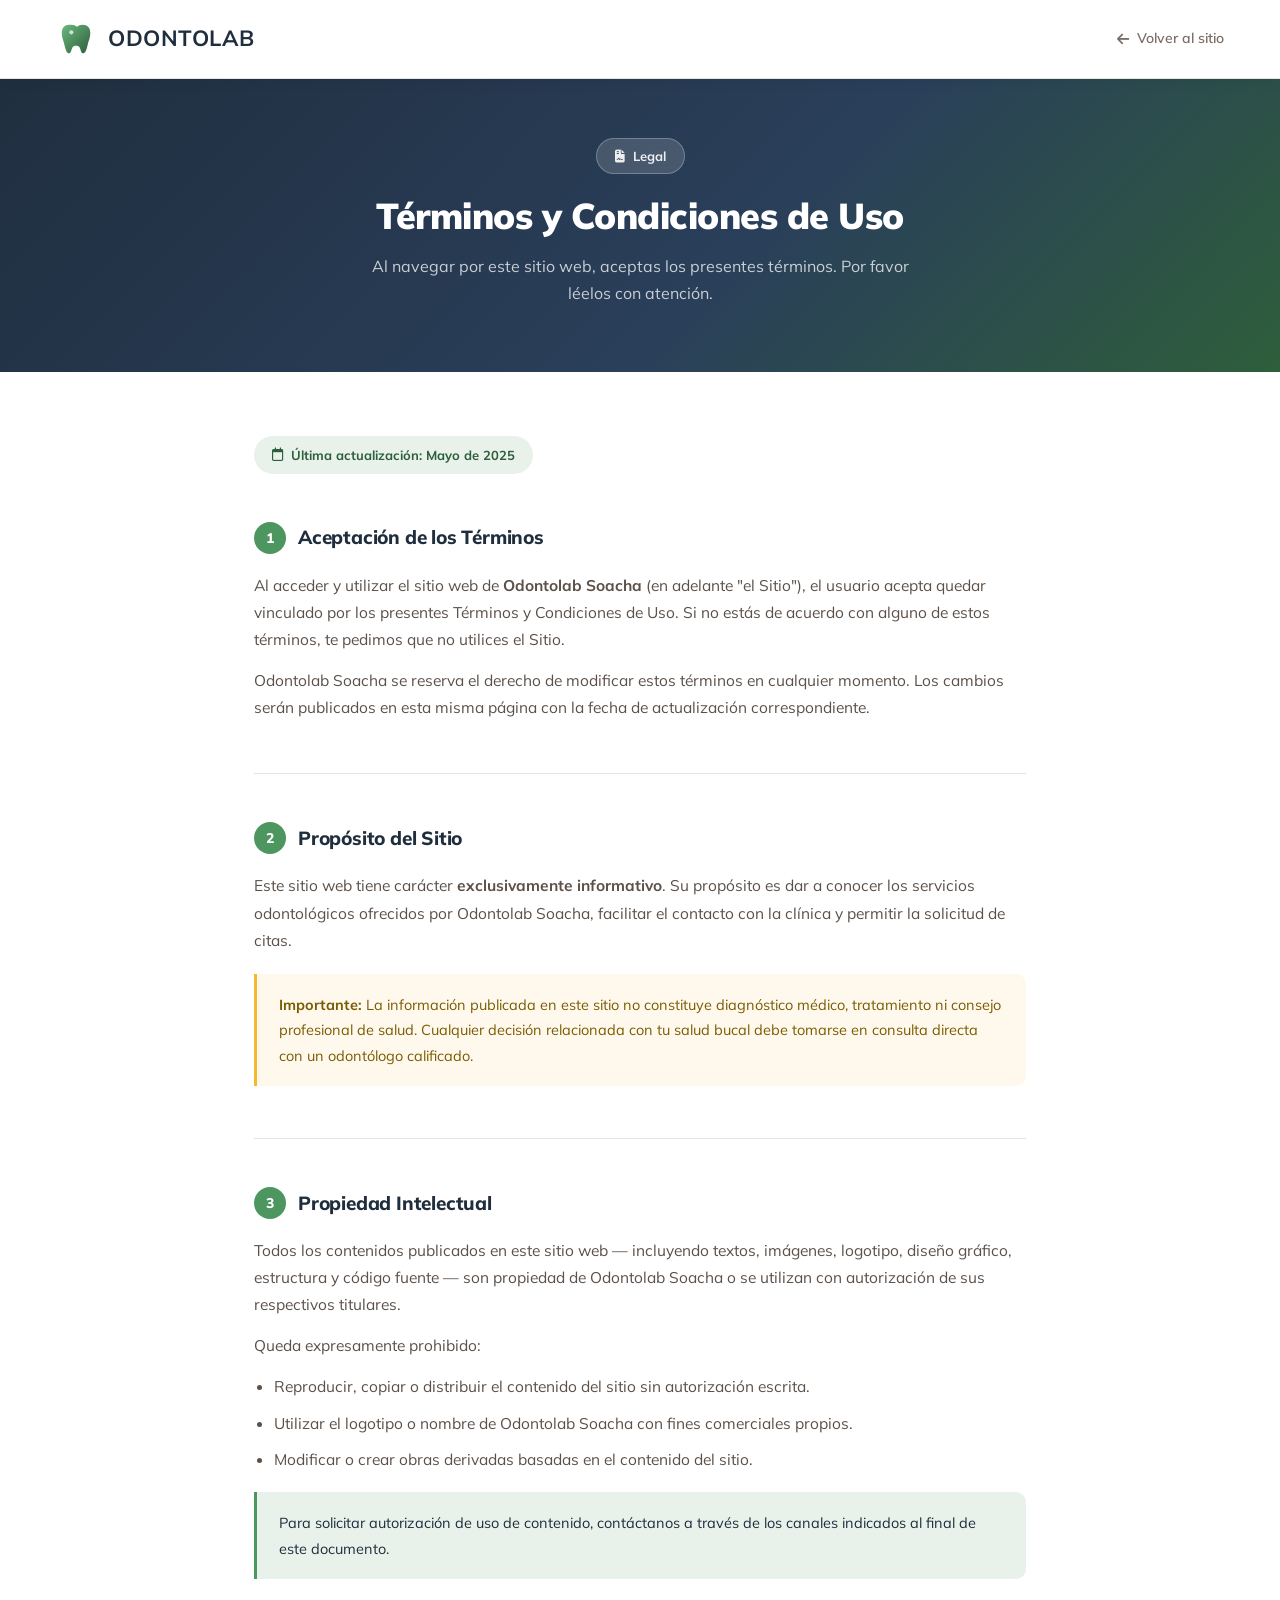
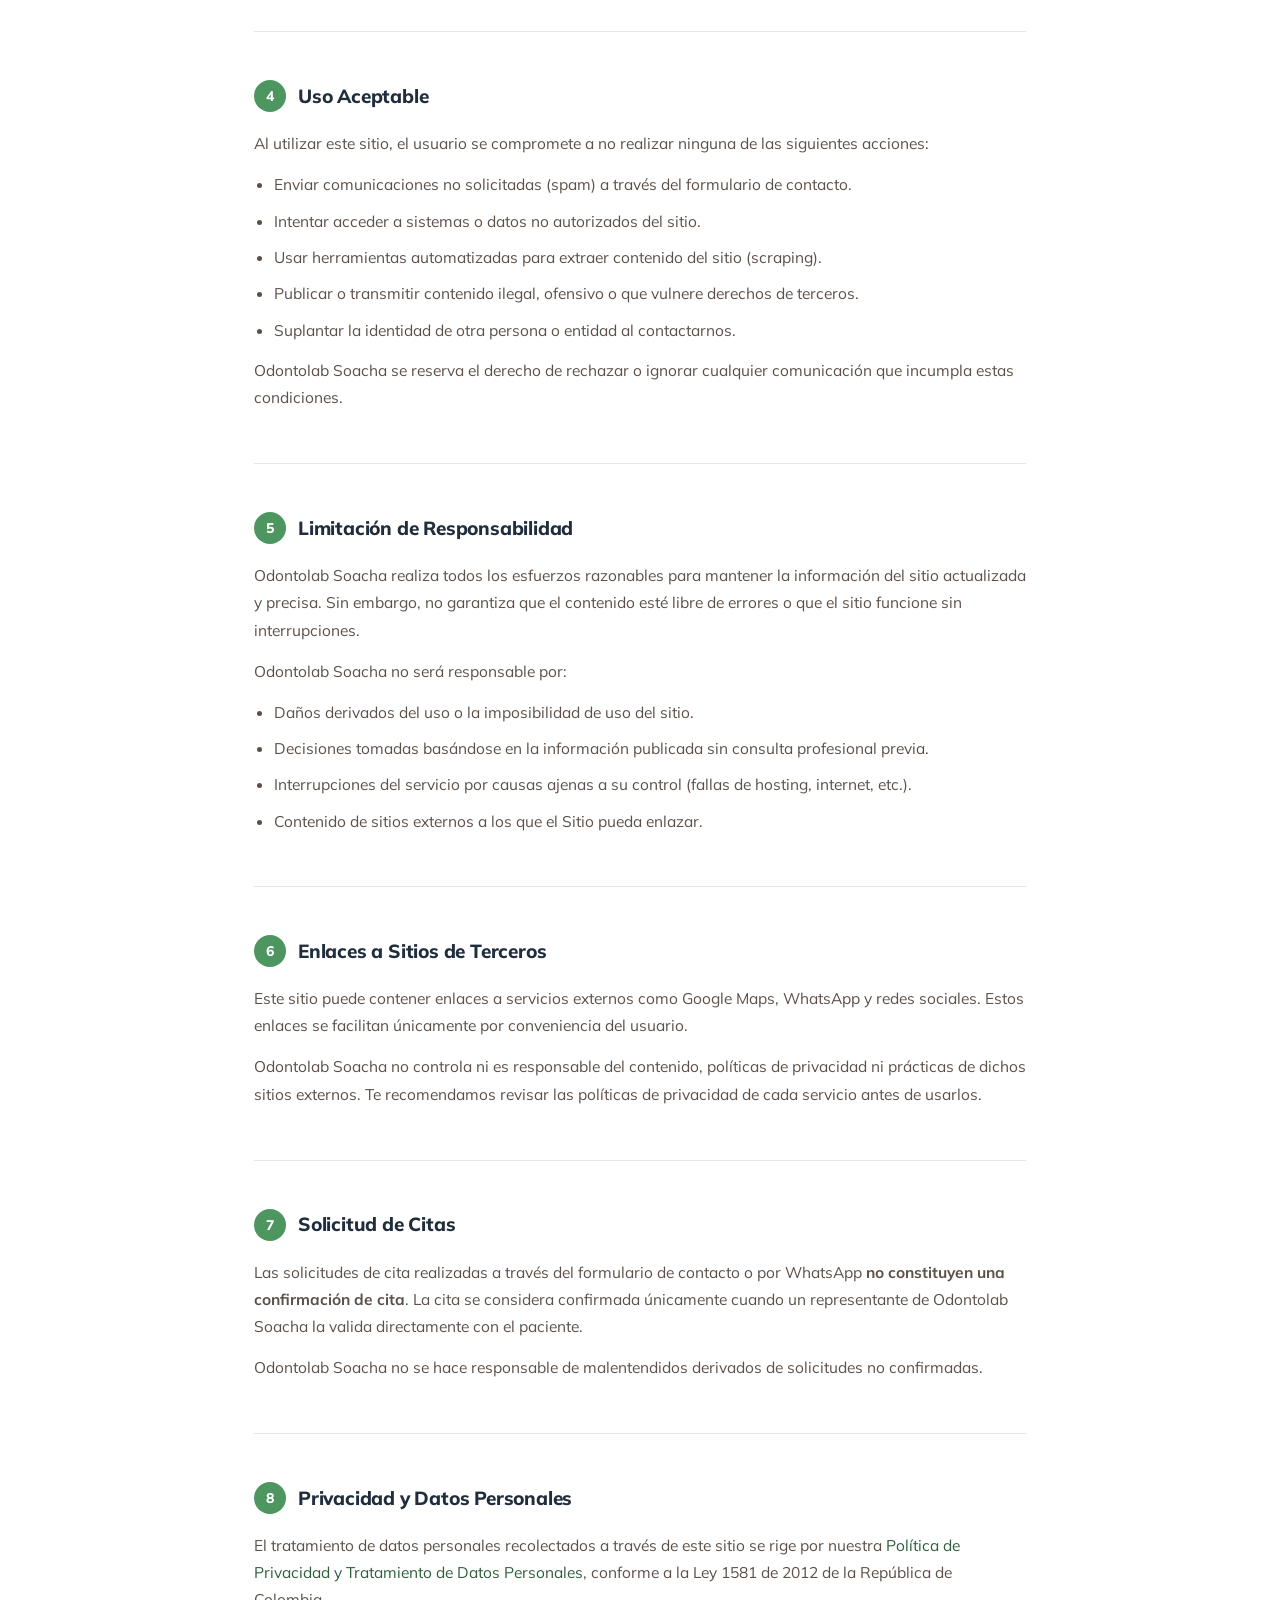
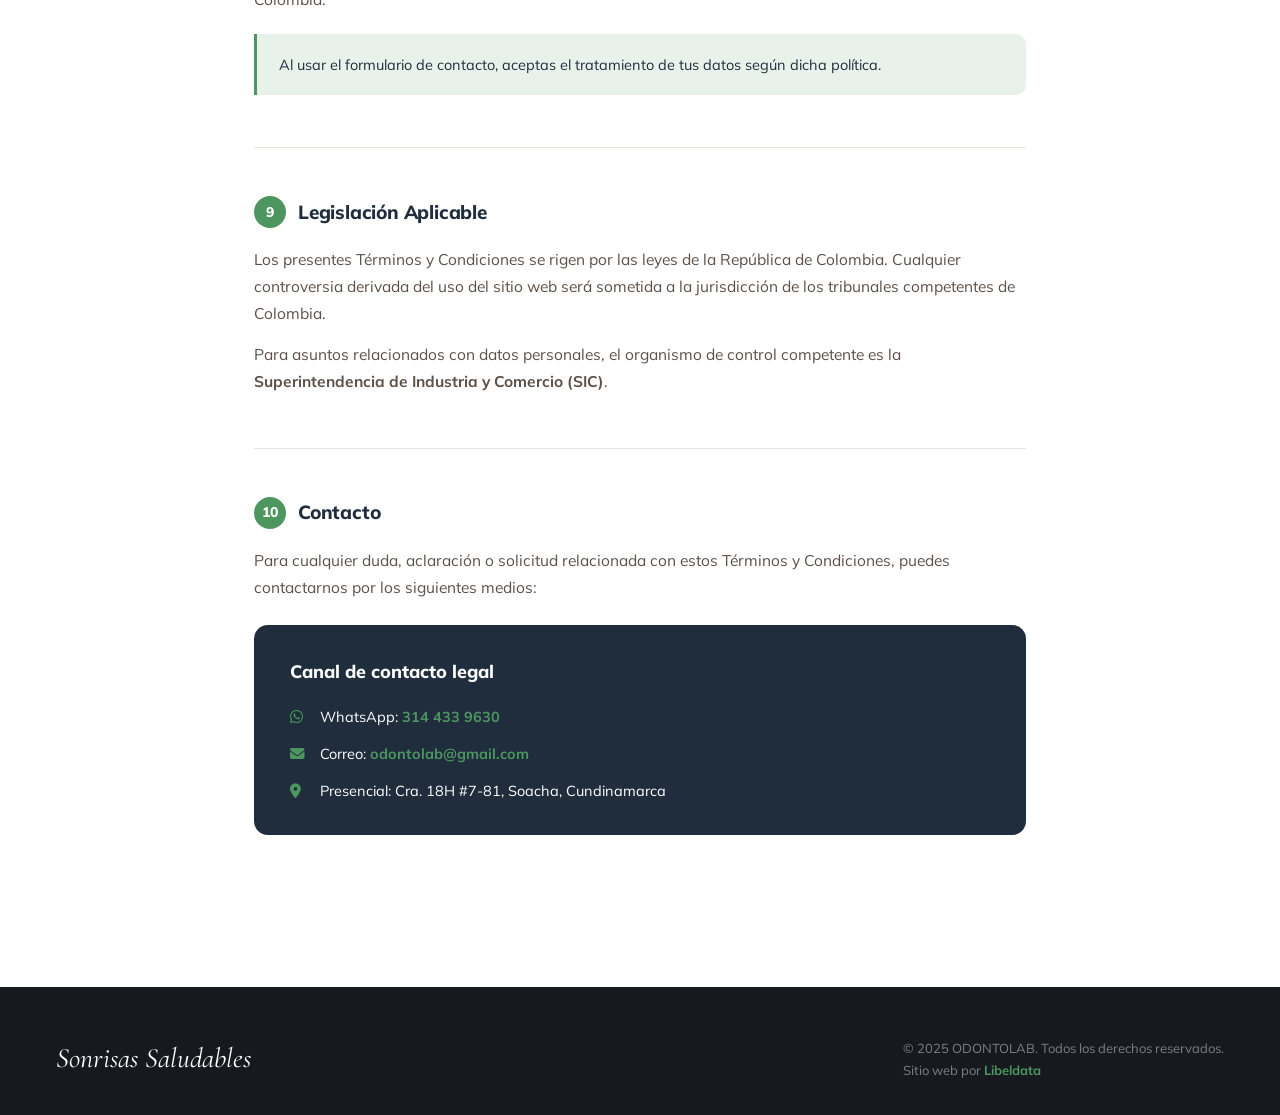
<file: terminos-condiciones.html>
<!DOCTYPE html>
<html lang="es">
<head>
<meta charset="UTF-8"/>
<meta name="viewport" content="width=device-width, initial-scale=1.0"/>
<title>Términos y Condiciones — Odontolab Soacha</title>
<meta name="description" content="Términos y condiciones de uso del sitio web de Odontolab Soacha, clínica odontológica en Soacha, Cundinamarca."/>
<meta name="robots" content="noindex, follow"/>
<link rel="preconnect" href="https://fonts.googleapis.com">
<link rel="preconnect" href="https://fonts.gstatic.com" crossorigin>
<link href="https://fonts.googleapis.com/css2?family=Mulish:wght@400;500;600;700;800;900&family=Cormorant+Garamond:ital,wght@0,500;0,600;1,400;1,500&display=swap" rel="stylesheet">
<link rel="stylesheet" href="https://cdnjs.cloudflare.com/ajax/libs/font-awesome/6.5.0/css/all.min.css">
<link rel="icon" type="image/svg+xml" href="data:image/svg+xml,<svg xmlns='http://www.w3.org/2000/svg' viewBox='0 0 40 40'><rect width='40' height='40' rx='8' fill='%234d965f'/><path d='M12 5 C 7 5, 4 8, 4 14 C 4 19, 6 22, 7 27 C 8 31, 9 35, 12 35 C 14 35, 14 30, 16 28 C 17 27, 18 27, 19 27 C 20 27, 21 27, 22 28 C 24 30, 24 35, 26 35 C 29 35, 30 31, 31 27 C 32 22, 34 19, 34 14 C 34 8, 31 5, 26 5 C 23 5, 22 6, 20 7 C 18 6, 17 5, 14 5 Z' fill='white'/></svg>"/>
<style>
  :root{
    --teal:#4d965f;--teal-600:#3d7a4e;--teal-700:#2e5e3b;--teal-soft:#e8f2ea;
    --navy:#1F2D3D;--ink:#1B2B3A;--body:#5C5048;--muted:#7A6E66;
    --line:#E8E5E1;--bg:#FFFFFF;--bg-soft:#F7F8F8;
  }
  *{box-sizing:border-box;margin:0;padding:0}
  html{scroll-behavior:smooth;}
  body{font-family:'Mulish',sans-serif;color:var(--body);background:var(--bg);line-height:1.7;-webkit-font-smoothing:antialiased;}
  a{color:var(--teal-700);text-decoration:none;transition:color .2s;}
  a:hover{color:var(--navy);text-decoration:underline;}

  /* NAV */
  .nav{position:fixed;top:0;left:0;right:0;z-index:100;background:#fff;border-bottom:1px solid var(--line);box-shadow:0 2px 12px rgba(0,0,0,.06);}
  .nav-inner{display:flex;align-items:center;justify-content:space-between;padding:18px 36px;max-width:1240px;margin:0 auto;}
  .logo{display:flex;align-items:center;gap:10px;font-weight:900;color:var(--navy);font-size:22px;letter-spacing:.5px;text-decoration:none;}
  .logo:hover{text-decoration:none;color:var(--navy);}
  .logo .mark{width:42px;height:42px;display:grid;place-items:center;}
  .logo .light{font-weight:400;opacity:.85;letter-spacing:1.5px;}
  .nav-back{display:inline-flex;align-items:center;gap:8px;color:var(--muted);font-size:14px;font-weight:600;transition:color .2s;white-space:nowrap;}
  .nav-back:hover{color:var(--teal-700);text-decoration:none;}

  /* HERO */
  .legal-hero{
    background:linear-gradient(135deg,#1F2D3D 0%,#2A3F5A 60%,#2e5e3b 100%);
    padding-top:calc(74px + 64px);padding-bottom:64px;padding-left:24px;padding-right:24px;text-align:center;color:#fff;
    margin-top:0;
  }
  .legal-hero .tag{
    display:inline-block;background:rgba(255,255,255,.15);border:1px solid rgba(255,255,255,.25);
    color:rgba(255,255,255,.9);font-size:13px;font-weight:700;
    padding:6px 18px;border-radius:999px;margin-bottom:20px;
    backdrop-filter:blur(6px);
  }
  .legal-hero h1{font-family:'Mulish',sans-serif;font-size:36px;font-weight:900;line-height:1.2;margin-bottom:16px;letter-spacing:-.5px;}
  .legal-hero p{font-size:16px;color:rgba(255,255,255,.75);max-width:560px;margin:0 auto;}

  /* CONTENIDO */
  .legal-wrap{max-width:820px;margin:0 auto;padding:64px 24px 100px;}

  .update-badge{
    display:inline-flex;align-items:center;gap:8px;
    background:var(--teal-soft);color:var(--teal-700);
    font-size:13px;font-weight:700;padding:8px 18px;border-radius:999px;
    margin-bottom:48px;
  }

  .section{margin-bottom:52px;}
  .section-num{
    display:inline-flex;align-items:center;justify-content:center;
    width:32px;height:32px;border-radius:50%;
    background:var(--teal);color:#fff;font-weight:800;font-size:14px;
    flex-shrink:0;margin-right:12px;
  }
  .section h2{
    display:flex;align-items:center;
    font-family:'Mulish',sans-serif;font-size:19px;font-weight:800;
    color:var(--navy);margin-bottom:18px;line-height:1.3;letter-spacing:-.2px;
  }
  .section p{font-size:15.5px;color:var(--body);margin-bottom:14px;line-height:1.75;}
  .section p:last-child{margin-bottom:0;}
  .section ul{margin:12px 0 14px 20px;display:flex;flex-direction:column;gap:10px;}
  .section ul li{font-size:15.5px;color:var(--body);}

  .highlight{
    background:var(--teal-soft);border-left:3px solid var(--teal);
    border-radius:0 10px 10px 0;padding:18px 22px;margin:20px 0;
  }
  .highlight p{font-size:14.5px;color:var(--navy);margin:0;}
  .highlight strong{color:var(--teal-700);}

  .warning{
    background:#FFF8EC;border-left:3px solid #F5B82E;
    border-radius:0 10px 10px 0;padding:18px 22px;margin:20px 0;
  }
  .warning p{font-size:14.5px;color:#7A5C00;margin:0;}

  .contact-box{
    background:var(--navy);border-radius:14px;padding:32px 36px;
    color:#fff;margin-top:24px;
  }
  .contact-box h3{font-size:18px;font-weight:800;margin-bottom:18px;color:#fff;}
  .contact-row{display:flex;align-items:center;gap:12px;margin-bottom:12px;font-size:14.5px;}
  .contact-row:last-child{margin-bottom:0;}
  .contact-row i{color:var(--teal);width:18px;}
  .contact-row a{color:var(--teal);font-weight:700;}
  .contact-row a:hover{color:#fff;}

  hr{border:none;border-top:1px solid var(--line);margin:48px 0;}

  /* FOOTER */
  footer{background:#161A1F;color:#B6BABE;padding:48px 0 32px;}
  .ft-inner{max-width:1240px;margin:0 auto;padding:0 36px;}
  .ft-bottom{display:flex;align-items:center;justify-content:space-between;flex-wrap:wrap;gap:16px;}
  .ft-script{font-family:'Cormorant Garamond',serif;font-style:italic;color:#fff;font-size:28px;}
  .ft-cr{color:#7B8086;font-size:13px;}
  .ft-cr a{color:var(--teal);font-weight:700;}

  @media(max-width:640px){
    .legal-hero h1{font-size:28px;}
    .nav-inner{padding:14px 18px;}
    .legal-wrap{padding:40px 16px 72px;}
    .contact-box{padding:24px 20px;}
  }
</style>
</head>
<body>

<!-- NAV -->
<header class="nav">
  <div class="nav-inner">
    <a class="logo" href="index.html">
      <span class="mark">
        <svg width="38" height="38" viewBox="0 0 40 40">
          <defs><linearGradient id="tg" x1="0%" y1="0%" x2="100%" y2="100%"><stop offset="0%" stop-color="#6ab87e"/><stop offset="100%" stop-color="#2e5e3b"/></linearGradient></defs>
          <path d="M12 5 C 7 5, 4 8, 4 14 C 4 19, 6 22, 7 27 C 8 31, 9 35, 12 35 C 14 35, 14 30, 16 28 C 17 27, 18 27, 19 27 C 20 27, 21 27, 22 28 C 24 30, 24 35, 26 35 C 29 35, 30 31, 31 27 C 32 22, 34 19, 34 14 C 34 8, 31 5, 26 5 C 23 5, 22 6, 20 7 C 18 6, 17 5, 14 5 Z" fill="url(#tg)"/>
          <circle cx="14" cy="13" r="2.2" fill="white" opacity=".7"/>
        </svg>
      </span>
      <span><strong>ODONTOLAB</strong></span>
    </a>
    <a href="index.html" class="nav-back">
      <i class="fa-solid fa-arrow-left"></i> Volver al sitio
    </a>
  </div>
</header>

<!-- HERO -->
<section class="legal-hero">
  <span class="tag"><i class="fa-solid fa-file-contract"></i> &nbsp;Legal</span>
  <h1>Términos y Condiciones de Uso</h1>
  <p>Al navegar por este sitio web, aceptas los presentes términos. Por favor léelos con atención.</p>
</section>

<!-- CONTENIDO -->
<div class="legal-wrap">

  <div class="update-badge">
    <i class="fa-regular fa-calendar"></i>
    Última actualización: Mayo de 2025
  </div>

  <!-- 1 -->
  <div class="section">
    <h2><span class="section-num">1</span>Aceptación de los Términos</h2>
    <p>Al acceder y utilizar el sitio web de <strong>Odontolab Soacha</strong> (en adelante "el Sitio"), el usuario acepta quedar vinculado por los presentes Términos y Condiciones de Uso. Si no estás de acuerdo con alguno de estos términos, te pedimos que no utilices el Sitio.</p>
    <p>Odontolab Soacha se reserva el derecho de modificar estos términos en cualquier momento. Los cambios serán publicados en esta misma página con la fecha de actualización correspondiente.</p>
  </div>

  <hr/>

  <!-- 2 -->
  <div class="section">
    <h2><span class="section-num">2</span>Propósito del Sitio</h2>
    <p>Este sitio web tiene carácter <strong>exclusivamente informativo</strong>. Su propósito es dar a conocer los servicios odontológicos ofrecidos por Odontolab Soacha, facilitar el contacto con la clínica y permitir la solicitud de citas.</p>
    <div class="warning">
      <p><strong>Importante:</strong> La información publicada en este sitio no constituye diagnóstico médico, tratamiento ni consejo profesional de salud. Cualquier decisión relacionada con tu salud bucal debe tomarse en consulta directa con un odontólogo calificado.</p>
    </div>
  </div>

  <hr/>

  <!-- 3 -->
  <div class="section">
    <h2><span class="section-num">3</span>Propiedad Intelectual</h2>
    <p>Todos los contenidos publicados en este sitio web — incluyendo textos, imágenes, logotipo, diseño gráfico, estructura y código fuente — son propiedad de Odontolab Soacha o se utilizan con autorización de sus respectivos titulares.</p>
    <p>Queda expresamente prohibido:</p>
    <ul>
      <li>Reproducir, copiar o distribuir el contenido del sitio sin autorización escrita.</li>
      <li>Utilizar el logotipo o nombre de Odontolab Soacha con fines comerciales propios.</li>
      <li>Modificar o crear obras derivadas basadas en el contenido del sitio.</li>
    </ul>
    <div class="highlight">
      <p>Para solicitar autorización de uso de contenido, contáctanos a través de los canales indicados al final de este documento.</p>
    </div>
  </div>

  <hr/>

  <!-- 4 -->
  <div class="section">
    <h2><span class="section-num">4</span>Uso Aceptable</h2>
    <p>Al utilizar este sitio, el usuario se compromete a no realizar ninguna de las siguientes acciones:</p>
    <ul>
      <li>Enviar comunicaciones no solicitadas (spam) a través del formulario de contacto.</li>
      <li>Intentar acceder a sistemas o datos no autorizados del sitio.</li>
      <li>Usar herramientas automatizadas para extraer contenido del sitio (scraping).</li>
      <li>Publicar o transmitir contenido ilegal, ofensivo o que vulnere derechos de terceros.</li>
      <li>Suplantar la identidad de otra persona o entidad al contactarnos.</li>
    </ul>
    <p>Odontolab Soacha se reserva el derecho de rechazar o ignorar cualquier comunicación que incumpla estas condiciones.</p>
  </div>

  <hr/>

  <!-- 5 -->
  <div class="section">
    <h2><span class="section-num">5</span>Limitación de Responsabilidad</h2>
    <p>Odontolab Soacha realiza todos los esfuerzos razonables para mantener la información del sitio actualizada y precisa. Sin embargo, no garantiza que el contenido esté libre de errores o que el sitio funcione sin interrupciones.</p>
    <p>Odontolab Soacha no será responsable por:</p>
    <ul>
      <li>Daños derivados del uso o la imposibilidad de uso del sitio.</li>
      <li>Decisiones tomadas basándose en la información publicada sin consulta profesional previa.</li>
      <li>Interrupciones del servicio por causas ajenas a su control (fallas de hosting, internet, etc.).</li>
      <li>Contenido de sitios externos a los que el Sitio pueda enlazar.</li>
    </ul>
  </div>

  <hr/>

  <!-- 6 -->
  <div class="section">
    <h2><span class="section-num">6</span>Enlaces a Sitios de Terceros</h2>
    <p>Este sitio puede contener enlaces a servicios externos como Google Maps, WhatsApp y redes sociales. Estos enlaces se facilitan únicamente por conveniencia del usuario.</p>
    <p>Odontolab Soacha no controla ni es responsable del contenido, políticas de privacidad ni prácticas de dichos sitios externos. Te recomendamos revisar las políticas de privacidad de cada servicio antes de usarlos.</p>
  </div>

  <hr/>

  <!-- 7 -->
  <div class="section">
    <h2><span class="section-num">7</span>Solicitud de Citas</h2>
    <p>Las solicitudes de cita realizadas a través del formulario de contacto o por WhatsApp <strong>no constituyen una confirmación de cita</strong>. La cita se considera confirmada únicamente cuando un representante de Odontolab Soacha la valida directamente con el paciente.</p>
    <p>Odontolab Soacha no se hace responsable de malentendidos derivados de solicitudes no confirmadas.</p>
  </div>

  <hr/>

  <!-- 8 -->
  <div class="section">
    <h2><span class="section-num">8</span>Privacidad y Datos Personales</h2>
    <p>El tratamiento de datos personales recolectados a través de este sitio se rige por nuestra <a href="politica-privacidad.html">Política de Privacidad y Tratamiento de Datos Personales</a>, conforme a la Ley 1581 de 2012 de la República de Colombia.</p>
    <div class="highlight">
      <p>Al usar el formulario de contacto, aceptas el tratamiento de tus datos según dicha política.</p>
    </div>
  </div>

  <hr/>

  <!-- 9 -->
  <div class="section">
    <h2><span class="section-num">9</span>Legislación Aplicable</h2>
    <p>Los presentes Términos y Condiciones se rigen por las leyes de la República de Colombia. Cualquier controversia derivada del uso del sitio web será sometida a la jurisdicción de los tribunales competentes de Colombia.</p>
    <p>Para asuntos relacionados con datos personales, el organismo de control competente es la <strong>Superintendencia de Industria y Comercio (SIC)</strong>.</p>
  </div>

  <hr/>

  <!-- 10 -->
  <div class="section">
    <h2><span class="section-num">10</span>Contacto</h2>
    <p>Para cualquier duda, aclaración o solicitud relacionada con estos Términos y Condiciones, puedes contactarnos por los siguientes medios:</p>
    <div class="contact-box">
      <h3>Canal de contacto legal</h3>
      <div class="contact-row"><i class="fa-brands fa-whatsapp"></i><span>WhatsApp: <a href="https://wa.me/573144339630" target="_blank">314 433 9630</a></span></div>
      <div class="contact-row"><i class="fa-solid fa-envelope"></i><span>Correo: <a href="mailto:odontolab@gmail.com">odontolab@gmail.com</a></span></div>
      <div class="contact-row"><i class="fa-solid fa-location-dot"></i><span>Presencial: Cra. 18H #7-81, Soacha, Cundinamarca</span></div>
    </div>
  </div>

</div>

<!-- FOOTER -->
<footer>
  <div class="ft-inner">
    <div class="ft-bottom">
      <span class="ft-script">Sonrisas Saludables</span>
      <span class="ft-cr">© 2025 ODONTOLAB. Todos los derechos reservados.<br/>
      Sitio web por <a href="#">Libeldata</a></span>
    </div>
  </div>
</footer>

</body>
</html>
</file>
<file: css/main.css>
/* ═══════════════════════════════════════════
   Odontolab Soacha — Estilos principales
   Desarrollado por Libeldata
═══════════════════════════════════════════ */

  :root{
    --teal:#4d965f;
    --teal-600:#3d7a4e;
    --teal-700:#2e5e3b;
    --teal-soft:#e8f2ea;
    --teal-mint:#d5eadb;
    --navy:#1F2D3D;
    --navy-2:#243447;
    --ink:#1B2B3A;
    --body:#5C5048;
    --muted:#7A6E66;
    --line:#E8E5E1;
    --bg:#FFFFFF;
    --bg-soft:#F7F8F8;
    --star:#F5B82E;
  }
  *{box-sizing:border-box}
  html,body{margin:0;padding:0}
  body{
    font-family:'Mulish', system-ui, -apple-system, Segoe UI, sans-serif;
    color:var(--body);
    background:var(--bg);
    line-height:1.55;
    -webkit-font-smoothing:antialiased;
  }
  a{color:inherit;text-decoration:none}
  img{max-width:100%;display:block}
  .container{max-width:1240px;margin:0 auto;padding:0 28px}

  /* ---------- NAV ---------- */
  .nav{
    position:fixed;top:0;left:0;right:0;z-index:50;
    background:transparent;
    border-bottom:none;
    transition:background .35s ease, box-shadow .35s ease;
  }
  .nav.scrolled{
    background:#fff;
    border-bottom:1px solid var(--line);
    box-shadow:0 2px 20px rgba(0,0,0,.07);
  }
  .nav .logo{color:#fff !important;}
  .nav .logo .light{color:rgba(255,255,255,.85) !important;}
  .nav .nav-links a{color:#fff !important; font-weight:600;}
  .nav .nav-links a:hover{color:var(--teal) !important;}
  .nav.scrolled .logo{color:var(--navy) !important;}
  .nav.scrolled .logo .light{color:var(--navy) !important;}
  .nav.scrolled .nav-links a{color:var(--navy) !important;}
  .nav.scrolled .nav-links a:hover{color:var(--teal-700) !important;}
  body{padding-top:0;}
  .nav-inner{
    display:flex;align-items:center;justify-content:space-between;
    padding:18px 36px;
  }
  .logo{
    display:flex;align-items:center;gap:10px;
    font-weight:900;letter-spacing:.5px;
    color:var(--navy);font-size:22px;
  }
  .logo .mark{
    width:42px;height:42px;
    display:grid;place-items:center;
  }
  .logo .light{font-weight:400;color:var(--navy);opacity:.85;letter-spacing:1.5px}
  .nav-links{display:flex;gap:38px;list-style:none;margin:0;padding:0}
  .nav-links a{
    color:var(--navy);font-weight:600;font-size:15px;
    transition:color .2s;
  }
  .nav-links a:hover{color:var(--teal-700)}
  .btn{
    display:inline-flex;align-items:center;gap:10px;
    padding:12px 22px;border-radius:999px;
    font-weight:700;font-size:14px;
    border:none;cursor:pointer;transition:transform .15s, box-shadow .2s, background .2s, color .2s;
    text-decoration:none;
  }
  .btn-teal{
    background:var(--teal);color:#fff;
    box-shadow:0 6px 18px -8px rgba(77,150,95,.65);
    transition:background .2s, color .2s, border-color .2s, transform .15s;
  }
  .btn-teal:hover{background:var(--teal-600);transform:translateY(-1px)}
  .hero-ctas .btn-teal:hover{
    background:#fff;color:var(--navy);
    box-shadow:0 6px 18px -8px rgba(255,255,255,.4);
    transform:translateY(-1px);
  }
  .nav-inner .btn-teal:hover{
    background:var(--navy);color:#fff;
    box-shadow:none;transform:translateY(-1px);
  }
  .btn-outline-white{
    background:transparent;color:#fff;border:1.5px solid rgba(255,255,255,.8);
  }
  .btn-outline-white:hover{background:#fff;color:var(--navy);border-color:#fff;}
  .btn-outline-navy{
    background:#fff;color:var(--navy);border:1.5px solid var(--navy);
  }
  .btn-outline-navy:hover{background:var(--navy);color:#fff}
  .btn-navy{background:var(--navy);color:#fff}
  .btn-navy:hover{background:var(--ink)}
  .btn-white{background:#fff;color:var(--navy);transition:background .2s, color .2s, transform .2s, box-shadow .2s;}
  .btn-white:hover{background:var(--navy);color:#fff;transform:translateY(-2px);box-shadow:0 8px 24px rgba(31,45,61,.25);}

  /* ---------- HERO ---------- */
  .hero{
    position:relative;min-height:100vh;
    display:flex;align-items:center;justify-content:center;
    overflow:hidden;
    background:#0e2e1a;
  }
  .hero-bg{
    position:absolute;inset:0;
    background-image:url('../img/hero.jpg');
    background-size:cover;
    background-position:center 7%;
    filter:saturate(.85);
  }
  .hero-overlay{
    position:absolute;inset:0;
    background:linear-gradient(180deg,
      rgba(10,30,18,.75) 0%,
      rgba(15,40,25,.65) 50%,
      rgba(10,30,18,.78) 100%);
  }
  .hero-content{
    position:relative;z-index:2;text-align:center;
    color:#fff;max-width:920px;padding:160px 24px 100px;
  }
  .hero-stats{
    display:flex;gap:0;justify-content:center;margin-top:56px;
  }
  .hero-stat{
    padding:0 36px;text-align:center;
  }
  .hero-stat:not(:last-child){border-right:1px solid rgba(255,255,255,.2);}
  .hero-stat .val{font-size:26px;font-weight:900;color:#a8e6b8;display:block;letter-spacing:-.5px;}
  .hero-stat .lbl{font-size:12px;color:rgba(255,255,255,.55);margin-top:3px;display:block;font-weight:600;letter-spacing:.5px;text-transform:uppercase;}
  .badge{
    display:inline-flex;align-items:center;gap:8px;
    background:rgba(255,255,255,.14);
    border:1px solid rgba(255,255,255,.25);
    color:#fff;font-weight:600;font-size:14px;
    padding:8px 18px;border-radius:999px;
    backdrop-filter:blur(6px);
  }
  .badge .star{color:var(--star)}
  .hero h1{
    font-size:64px;line-height:1.05;margin:24px 0 22px;
    font-weight:900;letter-spacing:-1px;
    color:#fff;
  }
  .hero h1 .accent{color:#a8e6b8;display:inline}
  .hero p.lede{
    font-size:19px;color:rgba(255,255,255,.92);
    max-width:680px;margin:0 auto 36px;line-height:1.55;
  }
  .hero-ctas{display:flex;gap:16px;justify-content:center;flex-wrap:wrap}

  /* ---------- SECTION HEADER ---------- */
  section{padding:80px 0}
  section[id]{scroll-margin-top:55px;}
  .pill{
    display:inline-block;
    color:var(--teal-700);background:#fff;
    border:1.5px solid var(--teal);
    padding:7px 22px;border-radius:999px;
    font-weight:700;font-size:14px;
  }
  .pill-soft{
    color:var(--teal-700);background:var(--teal-soft);
    border:none;padding:8px 22px;border-radius:999px;
    font-weight:700;font-size:14px;display:inline-block;
  }
  .h2{
    font-size:48px;line-height:1.15;font-weight:900;
    color:var(--navy);letter-spacing:-.5px;margin:18px 0 14px;
  }
  .h2 .accent{color:var(--teal-700)}
  .h2 .accent-blue{color:#2D6A8E}
  .section-head{text-align:center;max-width:760px;margin:0 auto 64px}
  .section-head p{font-size:17px;color:var(--muted);margin:0}

  /* ---------- SERVICIOS ---------- */
  .services-grid{
    display:grid;grid-template-columns:repeat(4,1fr);gap:22px;
  }
  .service-card{
    border:1px solid var(--line);
    border-radius:14px;padding:28px 24px;
    background:#fff;
    transition:transform .25s, box-shadow .25s, border-color .25s;
  }
  .service-card:hover{
    transform:translateY(-4px);
    border-color:var(--teal);
    box-shadow:0 18px 40px -22px rgba(31,45,61,.18);
  }
  .icon-bubble{
    width:54px;height:54px;border-radius:50%;
    background:#eaf2ec;
    display:grid;place-items:center;
    color:var(--navy);font-size:20px;
    margin-bottom:20px;
  }
  .service-card h3{
    font-size:19px;font-weight:800;color:var(--navy);
    margin:0 0 12px;letter-spacing:-.2px;
  }
  .service-card p{font-size:14px;color:var(--muted);margin:0 0 18px;line-height:1.55}
  .feat-list{list-style:none;margin:0;padding:0}
  .feat-list li{
    display:flex;align-items:center;gap:10px;
    padding:4px 0;color:var(--navy);font-size:14px;font-weight:500;
  }
  .feat-list i{color:var(--teal-700);font-size:13px}

  /* ---------- NOSOTROS ---------- */
  .nosotros{
    background:#d8eede;
    padding:120px 0;
  }
  .nosotros-grid{
    display:grid;grid-template-columns:1.05fr 1fr;gap:80px;align-items:center;
  }
  .nosotros img{
    border-radius:14px;
    box-shadow:0 30px 60px -30px rgba(31,45,61,.25);
    width:100%;height:auto;
  }
  .small-eyebrow{
    color:var(--teal-700);font-weight:600;font-size:15px;letter-spacing:.2px;
    font-family:'Cormorant Garamond', serif;font-style:italic;font-size:18px;
  }
  .nosotros h2{
    font-family:'Cormorant Garamond', serif;font-weight:600;
    font-size:46px;line-height:1.15;color:var(--navy);letter-spacing:-.5px;
    margin:10px 0 26px;
  }
  .nosotros p{
    font-size:16px;color:var(--body);margin:0 0 18px;line-height:1.7;
  }
  .check-list{list-style:none;padding:0;margin:34px 0 0;display:flex;flex-direction:column;gap:14px}
  .check-list li{display:flex;align-items:center;gap:14px;color:var(--navy);font-weight:500;font-size:15.5px}
  .check-list .ck{
    width:30px;height:30px;border-radius:50%;background:#fff;
    display:grid;place-items:center;color:var(--teal-700);font-size:13px;
    box-shadow:0 0 0 1.5px var(--teal) inset;
  }

  /* ---------- POR QUÉ ---------- */
  .why{background:linear-gradient(180deg,#F5F8F5 0%, #ECF1EC 100%)}
  .why-grid{display:grid;grid-template-columns:1fr 1fr;gap:24px;max-width:1100px;margin:0 auto}
  .why-card{
    position:relative;background:#fff;border-radius:14px;
    padding:38px 36px;border:1px solid #E5EBEB;
    transition:transform .2s, box-shadow .2s;
  }
  .why-card:hover{transform:translateY(-3px);box-shadow:0 18px 40px -22px rgba(31,45,61,.18)}
  .why-card .num{
    position:absolute;top:22px;right:32px;
    font-size:54px;font-weight:900;color:#b8d9c2;letter-spacing:-2px;line-height:1;
  }
  .why-card .ic{
    width:52px;height:52px;border-radius:50%;
    background:var(--navy);color:#fff;font-size:18px;
    display:grid;place-items:center;margin-bottom:34px;
  }
  .why-card h3{
    font-size:23px;font-weight:800;color:var(--navy);margin:0 0 12px;letter-spacing:-.2px;
  }
  .why-card p{margin:0;color:var(--muted);font-size:15px;line-height:1.6}

  /* ---------- TESTIMONIOS ---------- */
  .testimonios{background:#F7F8F7}
  .testimonios .section-head{margin-bottom:42px}
  .test-eyebrow{
    font-family:'Cormorant Garamond', serif;font-style:italic;
    color:var(--muted);font-size:22px;
  }
  .test-card{
    max-width:980px;margin:0 auto;background:#fff;
    border-radius:14px;padding:56px 60px 80px;
    box-shadow:0 18px 60px -30px rgba(31,45,61,.18);
    position:relative;
  }
  .rating-pill{
    display:inline-flex;align-items:center;gap:7px;
    background:#1B2B3A;color:#fff;
    padding:6px 14px;border-radius:999px;font-weight:700;font-size:14px;
  }
  .rating-pill .star{color:var(--star)}
  .quote-mark{
    text-align:center;color:var(--teal);font-size:54px;line-height:1;margin:34px 0 16px;
    font-family:'Cormorant Garamond', serif;
  }
  .test-quote{
    font-family:'Cormorant Garamond', serif;font-style:italic;
    text-align:center;font-size:22px;color:var(--navy);line-height:1.55;
    max-width:760px;margin:0 auto 28px;font-weight:500;
    min-height:108px;
  }
  .test-person{
    display:flex;align-items:center;justify-content:center;gap:16px;
  }
  .test-avatar{
    width:60px;height:60px;border-radius:50%;
    background:linear-gradient(135deg,#FED7C4,#E8A48E);
    display:grid;place-items:center;color:#fff;font-weight:800;
    border:3px solid #F5E1D5;font-size:18px;
  }
  .test-name{font-weight:800;color:var(--navy);font-size:16px}
  .test-loc{font-size:13.5px;color:var(--muted)}
  .stars{display:flex;gap:4px;justify-content:center;margin:18px 0 0;color:var(--star);font-size:16px}
  .test-controls{
    position:absolute;bottom:28px;right:38px;display:flex;gap:10px;
  }
  .test-btn{
    width:42px;height:42px;border-radius:8px;border:1px solid var(--line);
    background:#fff;color:var(--navy);cursor:pointer;font-size:14px;
    display:grid;place-items:center;transition:.2s;
  }
  .test-btn.active{background:var(--navy);color:#fff;border-color:var(--navy)}
  .test-btn:hover{background:#F0F2F0}
  .test-dots{
    position:absolute;bottom:38px;left:50%;transform:translateX(-50%);
    display:flex;gap:8px;align-items:center;
  }
  .test-dots .dot{width:8px;height:8px;border-radius:50%;background:#D5DADA;cursor:pointer;transition:.2s}
  .test-dots .dot.active{width:24px;border-radius:4px;background:var(--teal)}

  /* ---------- CONTACTO ---------- */
  .contacto{padding:48px 0;min-height:calc(100vh - 72px);display:flex;align-items:center;}
  .contacto-grid{
    width:100%;
    display:grid;
    grid-template-columns:1fr 1fr;
    gap:48px;
    align-items:stretch;
  }
  .map-col{display:flex;flex-direction:column;}
  .map-wrap{
    border-radius:14px;overflow:hidden;
    box-shadow:0 18px 50px -28px rgba(31,45,61,.2);
    border:1px solid var(--line);
    flex:1;min-height:260px;
  }
  .map-wrap iframe{width:100%;height:100%;border:0;display:block;}
  .contacto h2{font-size:30px;font-weight:900;color:var(--navy);margin:0 0 20px;letter-spacing:-.3px}
  .contacto h2 .accent{color:var(--teal-700)}
  .info-row{display:flex;align-items:flex-start;gap:12px;margin-bottom:10px}
  .info-ic{
    width:36px;height:36px;border-radius:50%;background:var(--teal-soft);
    color:var(--teal-700);display:grid;place-items:center;flex-shrink:0;font-size:14px;
  }
  .info-row strong{color:var(--navy);font-weight:800;font-size:14px;display:block;margin-bottom:2px}
  .info-row span{color:var(--muted);font-size:13.5px}
  .ct-cta{display:flex;gap:10px;margin:14px 0 14px;flex-wrap:wrap}
  .form-grid{display:grid;grid-template-columns:1fr 1fr;gap:10px;margin-top:16px}
  .form-grid .full{grid-column:1/-1}
  .input, .select, .textarea{
    width:100%;padding:12px 16px;border:1px solid var(--line);
    border-radius:10px;background:#fff;font-family:inherit;font-size:14px;color:var(--navy);
    outline:none;transition:.2s;
  }
  .input:focus,.select:focus,.textarea:focus{border-color:var(--teal);box-shadow:0 0 0 4px rgba(77,150,95,.15)}
  .textarea{min-height:95px;resize:vertical}
  .send-btn{
    width:100%;padding:13px;border-radius:999px;background:var(--teal);
    color:#fff;font-weight:800;font-size:15px;border:none;cursor:pointer;
    display:inline-flex;align-items:center;justify-content:center;gap:10px;
    margin-top:6px;transition:.2s;
  }
  .send-btn:hover{background:var(--navy);color:#fff;}

  /* ---------- CTA ---------- */
  .cta-band{
    background:linear-gradient(110deg,#1F4D35 0%, #2e7a4a 50%, #4d965f 100%);
    padding:110px 24px;text-align:center;color:#fff;
  }
  .cta-band h2{font-size:42px;font-weight:900;margin:0 0 16px;letter-spacing:-.5px}
  .cta-band p{font-size:17px;color:rgba(255,255,255,.92);max-width:600px;margin:0 auto 30px}
  .cta-band .btn-white{padding:18px 32px;font-size:16px}
  .cta-meta{margin-top:24px;font-size:13px;color:rgba(255,255,255,.85);font-weight:600}

  /* ---------- FOOTER ---------- */
  footer{background:#161A1F;color:#B6BABE;padding:80px 0 40px}
  .ft-top{
    display:grid;grid-template-columns:1.4fr 1fr;gap:40px;align-items:center;
    padding-bottom:36px;border-bottom:1px solid #262C32;margin-bottom:40px;
  }
  .ft-logo{display:flex;align-items:center;gap:10px}
  .ft-logo .name{color:#fff;font-weight:900;font-size:22px;letter-spacing:.5px}
  .ft-logo .light{font-weight:400;opacity:.85;letter-spacing:1.5px}
  .ft-tag{color:#9DA3A9;font-size:14.5px;line-height:1.6}
  .ft-cols{display:grid;grid-template-columns:repeat(4,1fr);gap:36px;margin-bottom:64px}
  .ft-cols h4{color:#fff;font-size:15.5px;margin:0 0 20px;font-weight:800}
  .ft-cols ul{list-style:none;padding:0;margin:0;display:flex;flex-direction:column;gap:11px}
  .ft-cols a{color:#B6BABE;font-size:14.5px;transition:.2s}
  .ft-cols a:hover{color:var(--teal)}
  .ft-bottom{
    border-top:1px solid #262C32;
    padding-top:28px;
    display:grid;
    grid-template-columns:1fr 1fr;
    align-items:center;
    gap:12px;
  }
  .ft-script{font-family:'Cormorant Garamond', serif;font-style:italic;color:#fff;font-size:30px}
  .ft-cr{color:#7B8086;font-size:13px;text-align:right;line-height:1.6}

  /* ---------- WhatsApp FAB ---------- */
  @keyframes pulse-dot{
    0%,100%{transform:scale(1);opacity:1;}
    50%{transform:scale(1.4);opacity:.7;}
  }
  .wa-fab{
    position:fixed;bottom:26px;right:26px;z-index:40;
    width:58px;height:58px;border-radius:50%;
    background:#25D366;color:#fff;display:grid;place-items:center;
    box-shadow:0 14px 32px -10px rgba(37,211,102,.6);
    font-size:26px;cursor:pointer;
    transition:transform .2s;
  }
  .wa-fab:hover{transform:scale(1.05)}
  .wa-fab .badge-dot{
    position:absolute;top:0;left:0;width:14px;height:14px;border-radius:50%;
    background:#FF4D4D;border:2px solid #fff;
    animation:pulse-dot 1.5s ease-in-out infinite;
  }

  /* Hero animations */
  .hero-content .badge{opacity:0;transform:translateY(16px);animation:heroFade .6s ease .2s forwards;}
  .hero h1{opacity:0;transform:translateY(20px);animation:heroFade .7s ease .4s forwards;}
  .hero p.lede{opacity:0;transform:translateY(20px);animation:heroFade .7s ease .6s forwards;}
  .hero-ctas{opacity:0;transform:translateY(20px);animation:heroFade .7s ease .8s forwards;}
  .hero-stats{opacity:0;transform:translateY(16px);animation:heroFade .7s ease 1s forwards;}
  @keyframes heroFade{to{opacity:1;transform:translateY(0);}}
  @keyframes heroBounce{
    0%,100%{transform:translateY(0);}
    50%{transform:translateY(8px);}
  }
  #hero-arrow:hover{color:rgba(255,255,255,.9);}
  .reveal{
    opacity:0;
    transform:translateY(22px);
    transition:opacity .65s ease, transform .65s ease;
  }
  .reveal.visible{
    opacity:1;
    transform:translateY(0);
  }
  .reveal-d1{transition-delay:.1s}
  .reveal-d2{transition-delay:.2s}
  .reveal-d3{transition-delay:.3s}
  .reveal-d4{transition-delay:.4s}

  /* Hamburguesa */
  .menu-btn{display:none;}
  .mobile-menu{max-height:0;overflow:hidden;}
  @media (max-width: 980px){
    .nav-links{display:none}
    .nav-cta-btn{display:none !important;}
    .menu-btn{
      display:flex;flex-direction:column;justify-content:center;gap:5px;
      width:36px;height:36px;background:none;border:none;cursor:pointer;padding:4px;
    }
    .menu-btn span{
      display:block;height:2px;border-radius:2px;
      background:#fff;transition:transform .3s, opacity .3s;
    }
    .nav.scrolled .menu-btn span{background:var(--navy);}
    .menu-btn.open span:nth-child(1){transform:translateY(7px) rotate(45deg);}
    .menu-btn.open span:nth-child(2){opacity:0;}
    .menu-btn.open span:nth-child(3){transform:translateY(-7px) rotate(-45deg);}
    .mobile-menu{
      display:flex;flex-direction:column;
      background:#fff;border-top:none;
      padding:0;
      max-height:0;overflow:hidden;
      transition:max-height .35s ease, padding .35s ease;
    }
    .mobile-menu.open{max-height:400px;padding:8px 0;border-top:1px solid var(--line);}
    .mobile-menu a{
      padding:14px 24px;font-weight:700;font-size:15px;
      color:var(--navy);text-decoration:none;border-bottom:1px solid var(--line);
      transition:background .2s,color .2s;
    }
    .mobile-menu a:last-child{border-bottom:none;}
    .mobile-menu a:hover{background:var(--teal-soft);color:var(--teal-700);}
    .mobile-menu .btn-mobile-cta{
      margin:12px 24px 8px;border-radius:999px;text-align:center;
      background:var(--teal);color:#fff;border:none;
    }
    .mobile-menu .btn-mobile-cta:hover{background:var(--teal-600);}
    .hero h1{font-size:42px}
    .hero{min-height:640px}
    .h2{font-size:34px}
    .nosotros h2{font-size:34px}
    .services-grid{grid-template-columns:1fr 1fr}
    .nosotros-grid,.contacto-grid,.why-grid,.ft-top,.ft-cols{grid-template-columns:1fr;gap:36px}
    .test-card{padding:42px 28px 80px}
    .test-quote{font-size:20px}
    .map-wrap{height:380px;flex:none;}
    section{padding:80px 0}
  }
  @media (max-width: 620px){
    .services-grid{grid-template-columns:1fr}
    .form-grid{grid-template-columns:1fr}
    .ft-cols{grid-template-columns:1fr 1fr}
    .nav-inner{padding:14px 18px}
    .hero h1{font-size:32px}
    .logo{font-size:16px}
    .logo .mark{width:28px;height:28px}
    .hero-stats{margin-top:40px;gap:0}
    .hero-stat{padding:0 16px}
    .hero-stat .val{font-size:18px}
    .hero-stat .lbl{font-size:10px;letter-spacing:.3px}
    .hero-content{padding-bottom:80px}
    .hero-ctas{flex-direction:column;align-items:center;gap:10px}
    .hero-ctas .btn{width:auto;min-width:220px;max-width:280px;justify-content:center;padding:11px 20px;font-size:13.5px;}
    .cta-band h2{font-size:28px}
    .cta-band p{font-size:15px}
    .ft-cols a{font-size:13px}
    .ft-bottom{flex-direction:column;gap:10px;text-align:center;padding-bottom:20px}
    .ft-script{font-size:22px}
    .ft-cr{font-size:12px}
  }

/* ═══ Cookie Banner & Libeldata ═══ */
@keyframes pulse-libeldata{
  0%,100%{opacity:1;}
  50%{opacity:.45;}
}
.libeldata-link{
  animation:pulse-libeldata 3s ease-in-out infinite;
}
#cookie-accept{
  flex-shrink:0;background:var(--teal);color:#fff;
  border:1.5px solid var(--teal);cursor:pointer;
  padding:11px 28px;border-radius:999px;font-weight:800;font-size:14px;
  font-family:'Mulish',sans-serif;
  transition:background .2s, color .2s, border-color .2s, transform .15s;
  white-space:nowrap;
}
#cookie-accept:hover{background:#1F2D3D;color:#fff;border-color:#1F2D3D;transform:translateY(-1px);}

/* ═══ Service card highlight flash desde footer ═══ */
[id^="svc-"]{
  scroll-margin-top:80px;
  position:relative;
}
@keyframes svcRipple{
  0%  { box-shadow:0 0 0 0px rgba(77,150,95,.5), 0 0 0 0px rgba(77,150,95,.3), 0 0 0 0px rgba(77,150,95,.15); }
  100%{ box-shadow:0 0 0 12px rgba(77,150,95,0), 0 0 0 24px rgba(77,150,95,0), 0 0 0 40px rgba(77,150,95,0); }
}
.svc-flash{
  animation:svcRipple 1.8s ease-out forwards;
}
</file>
